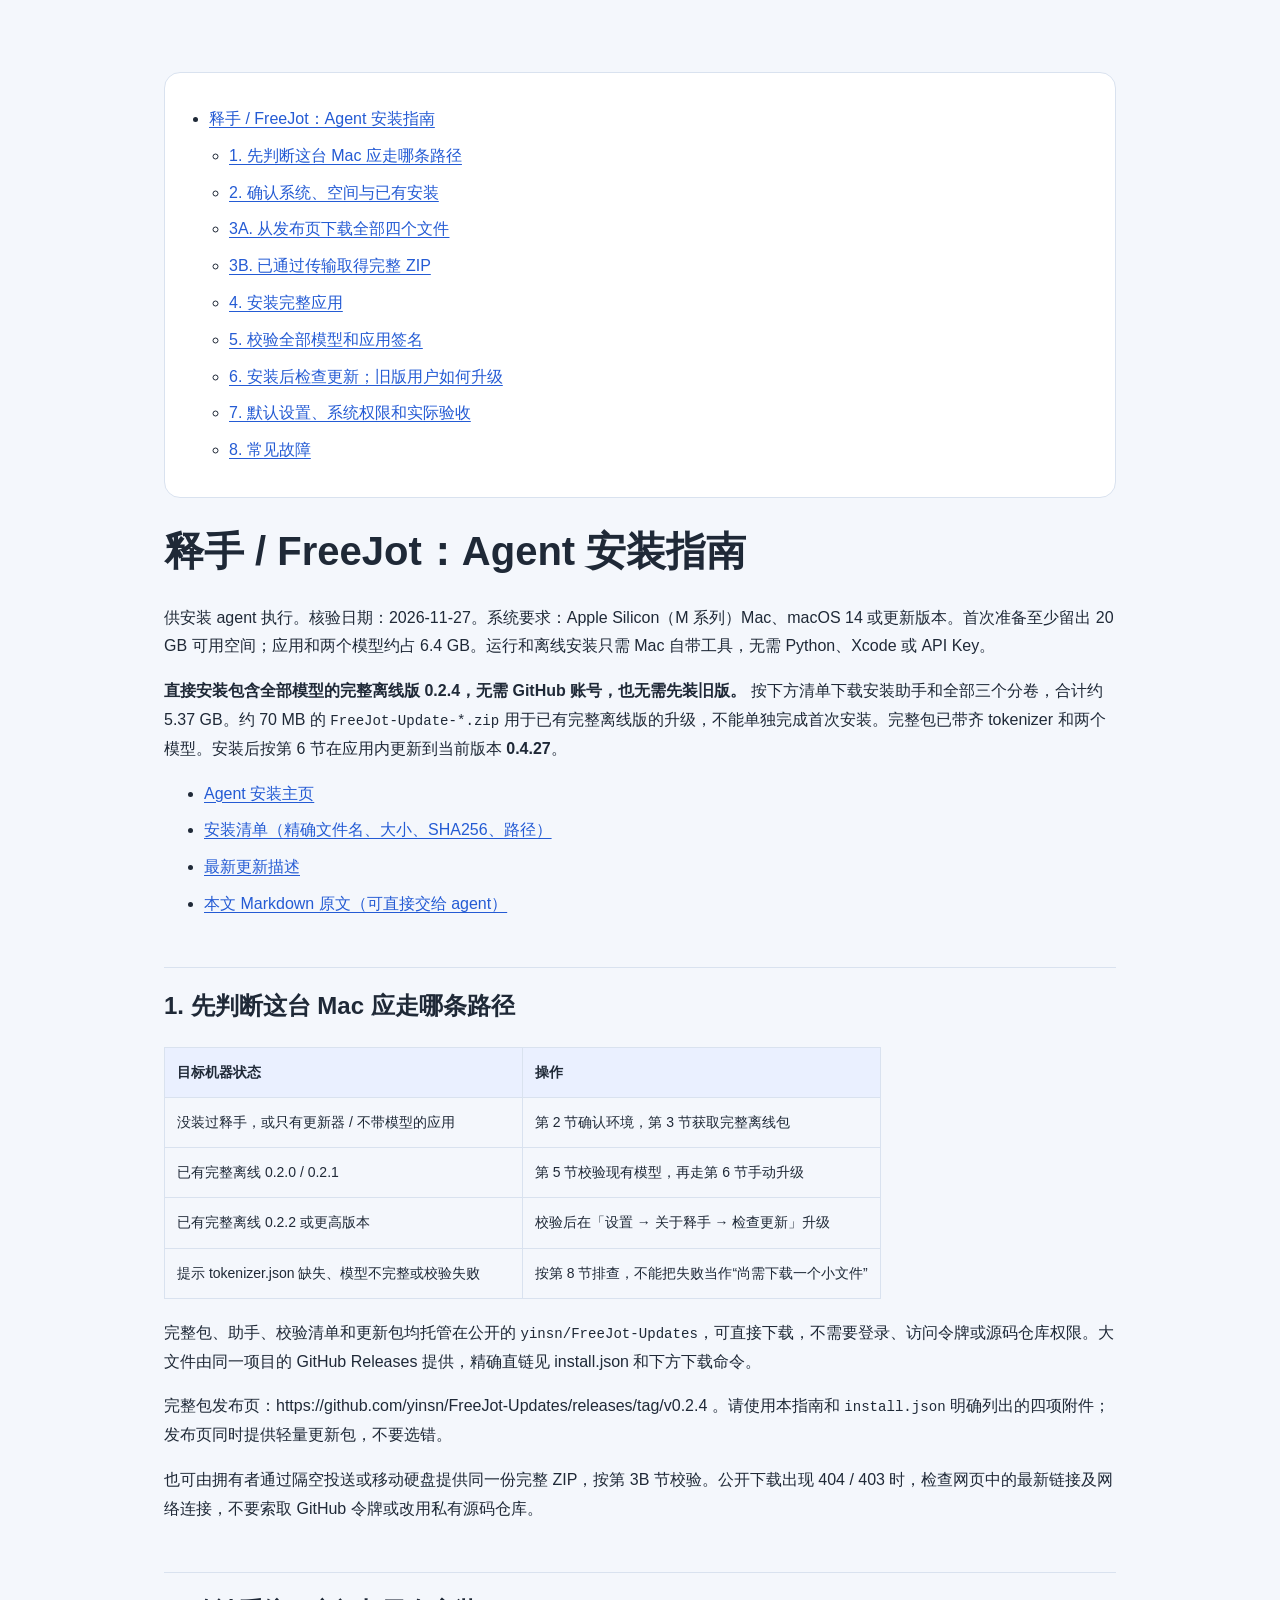
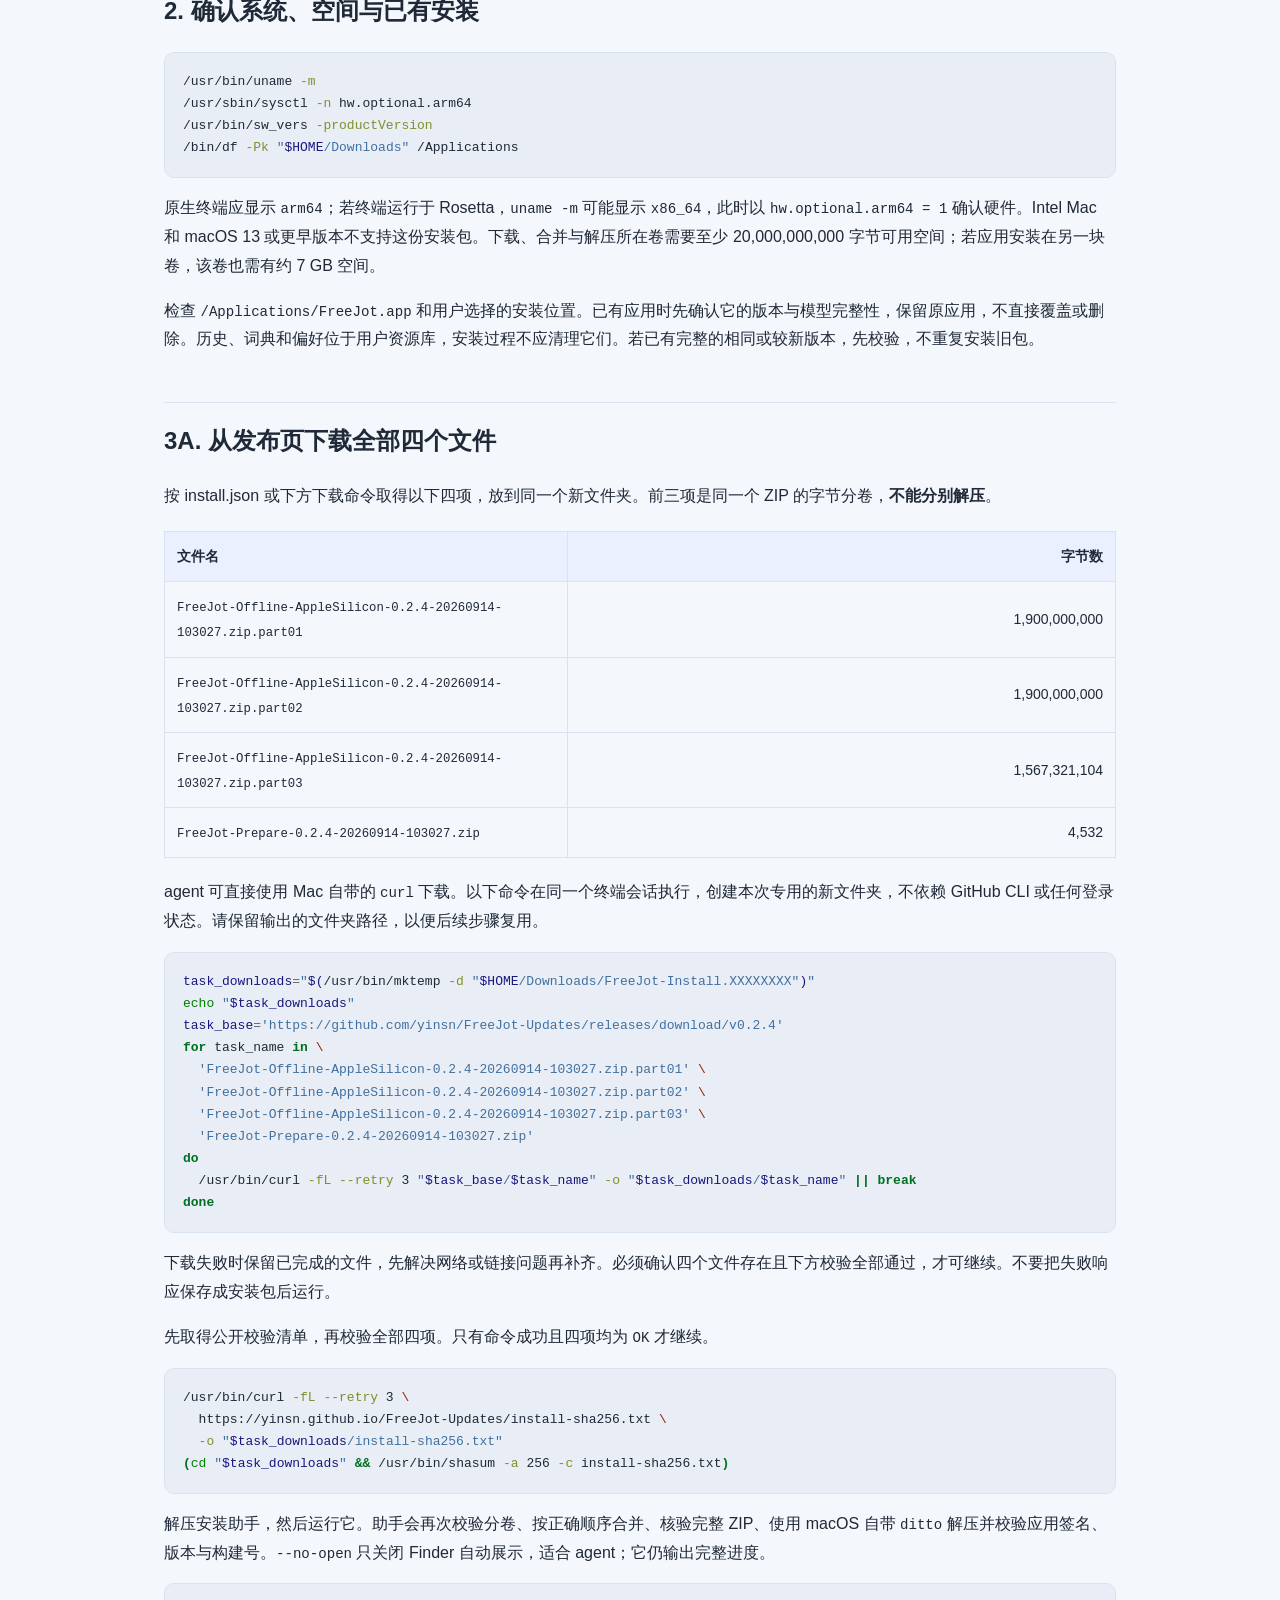
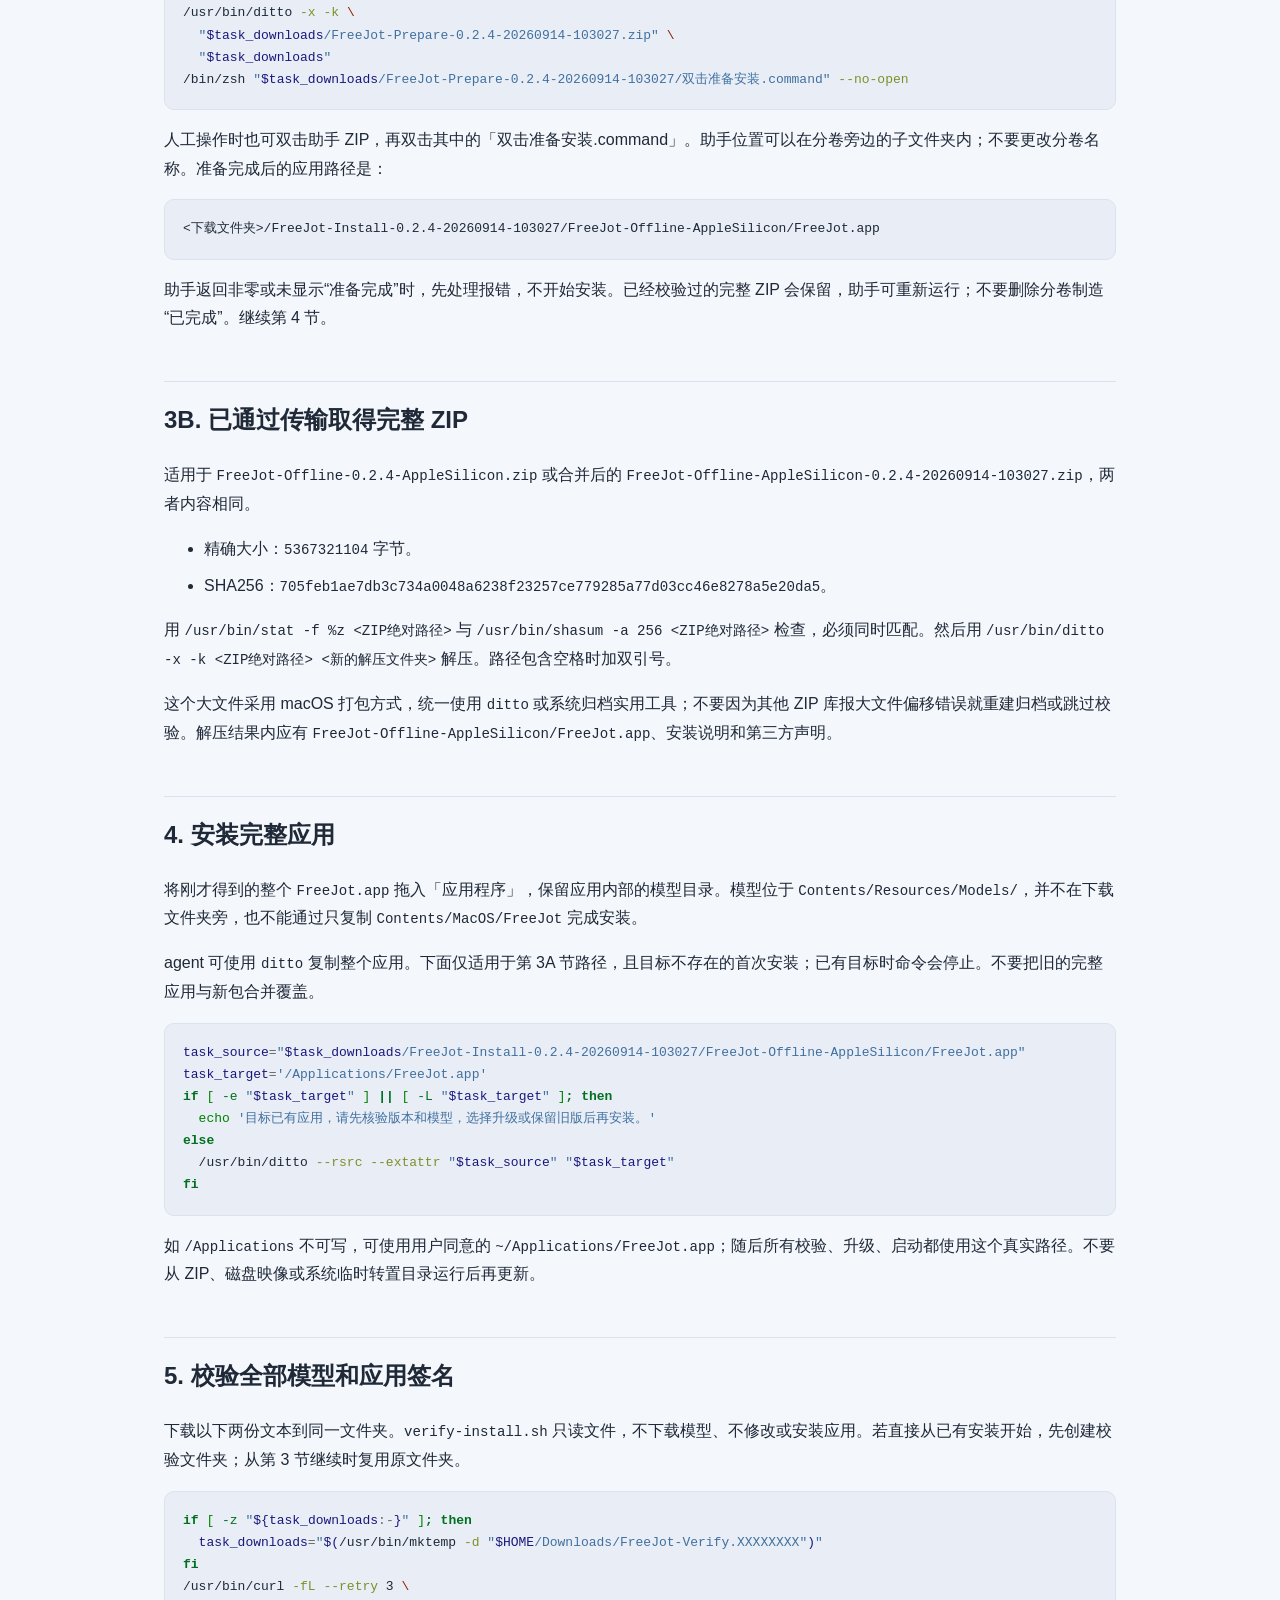
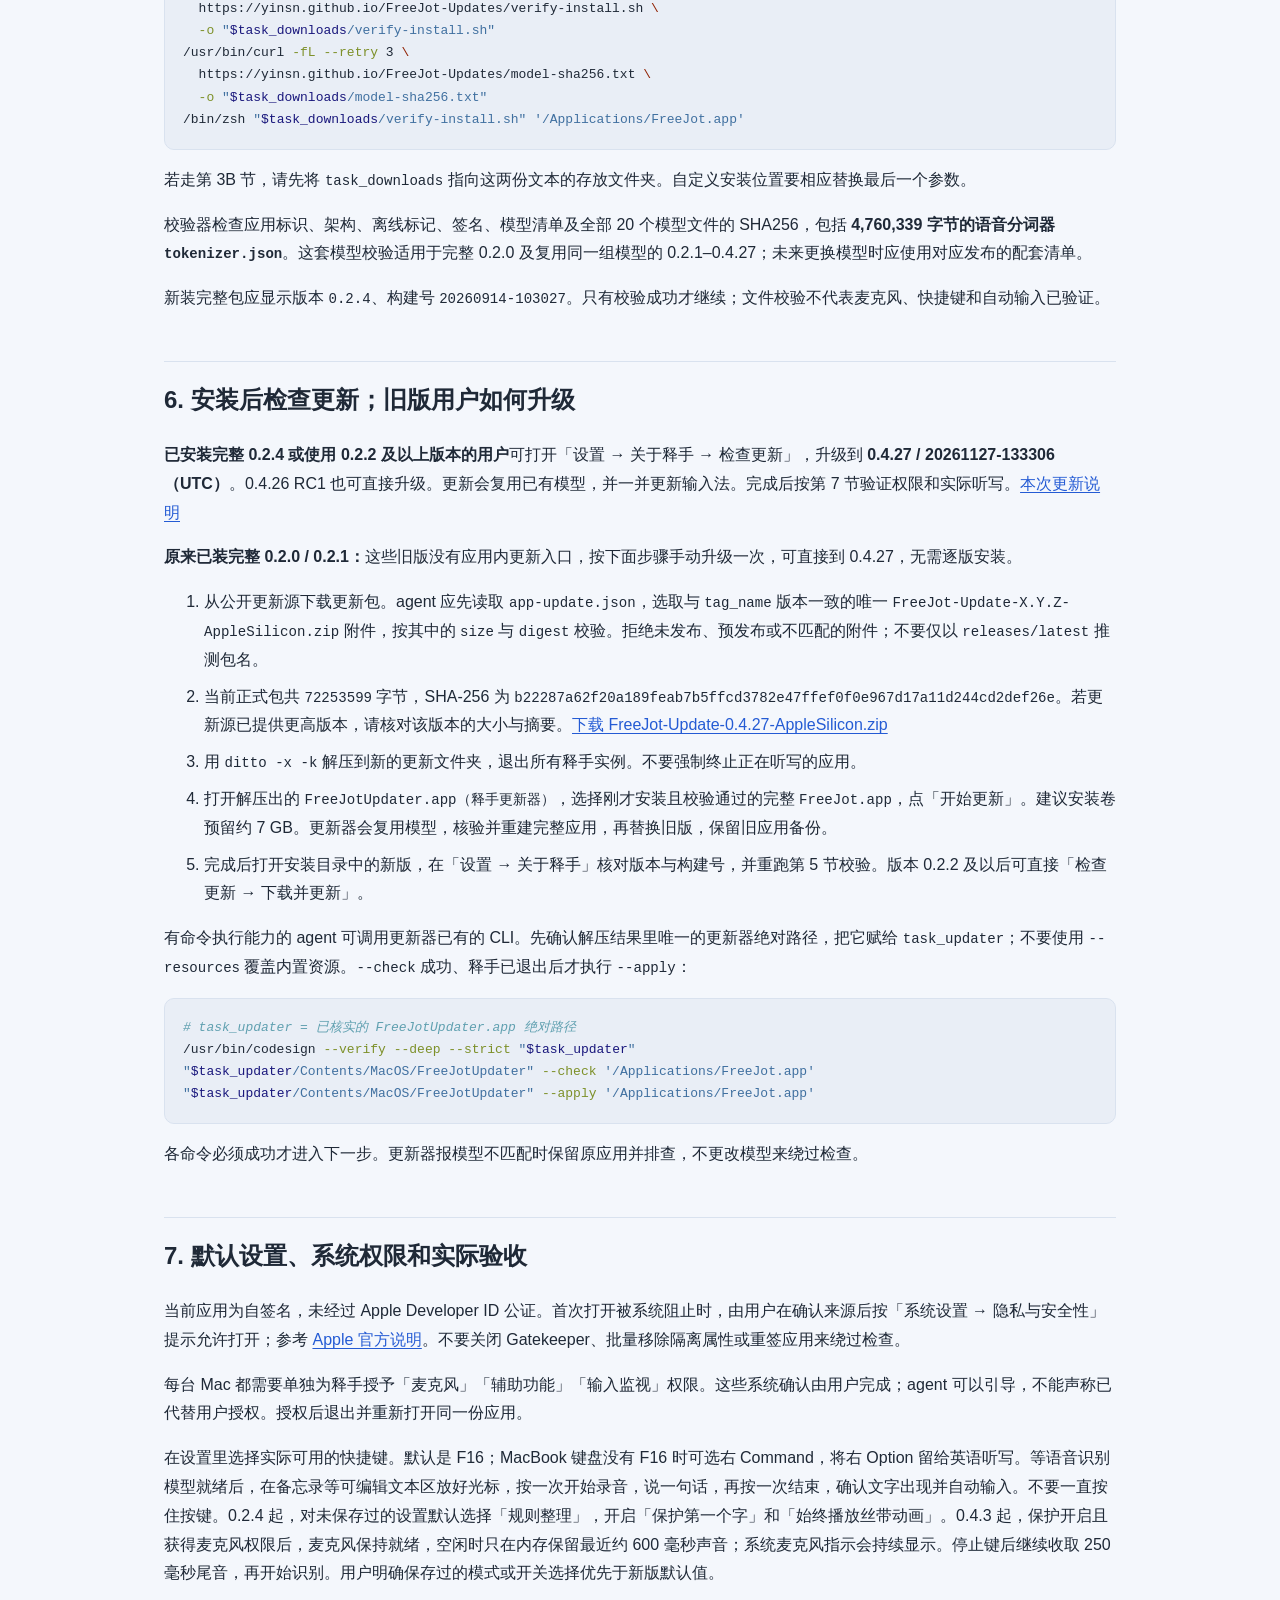
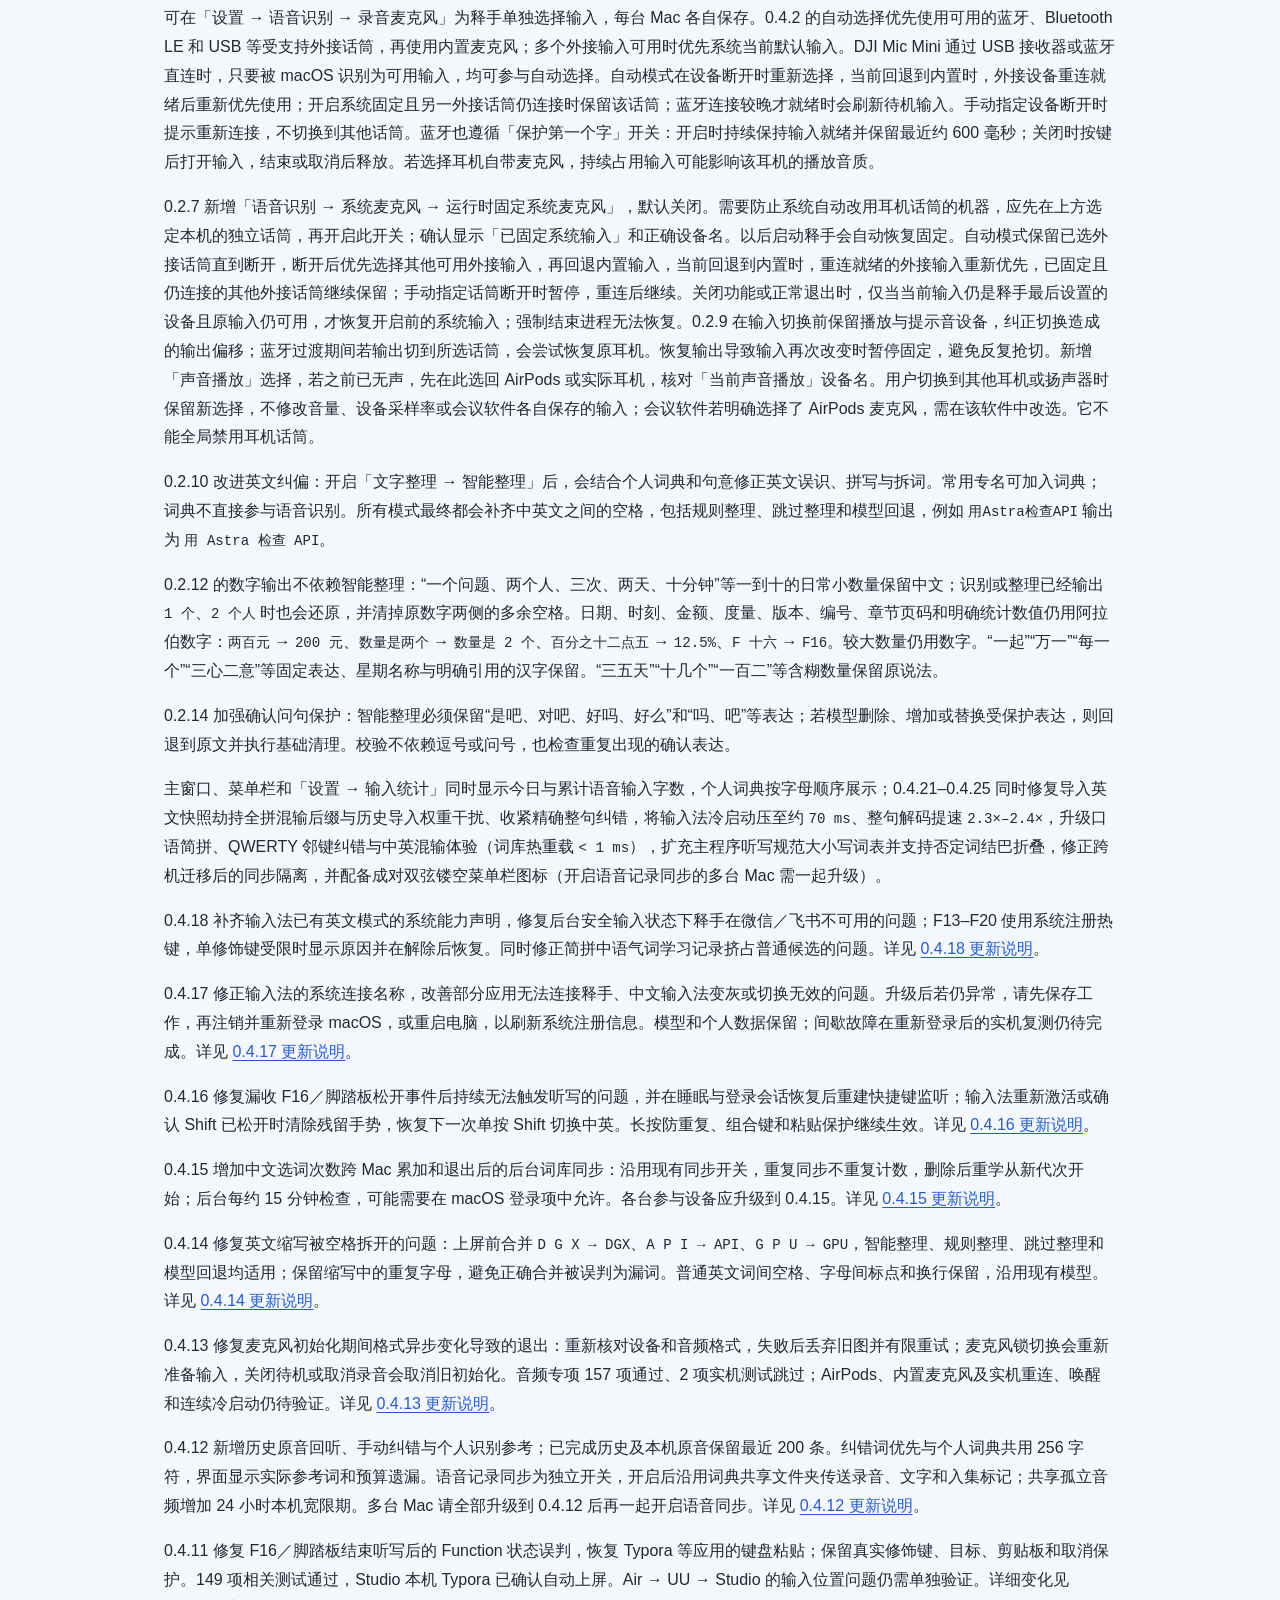
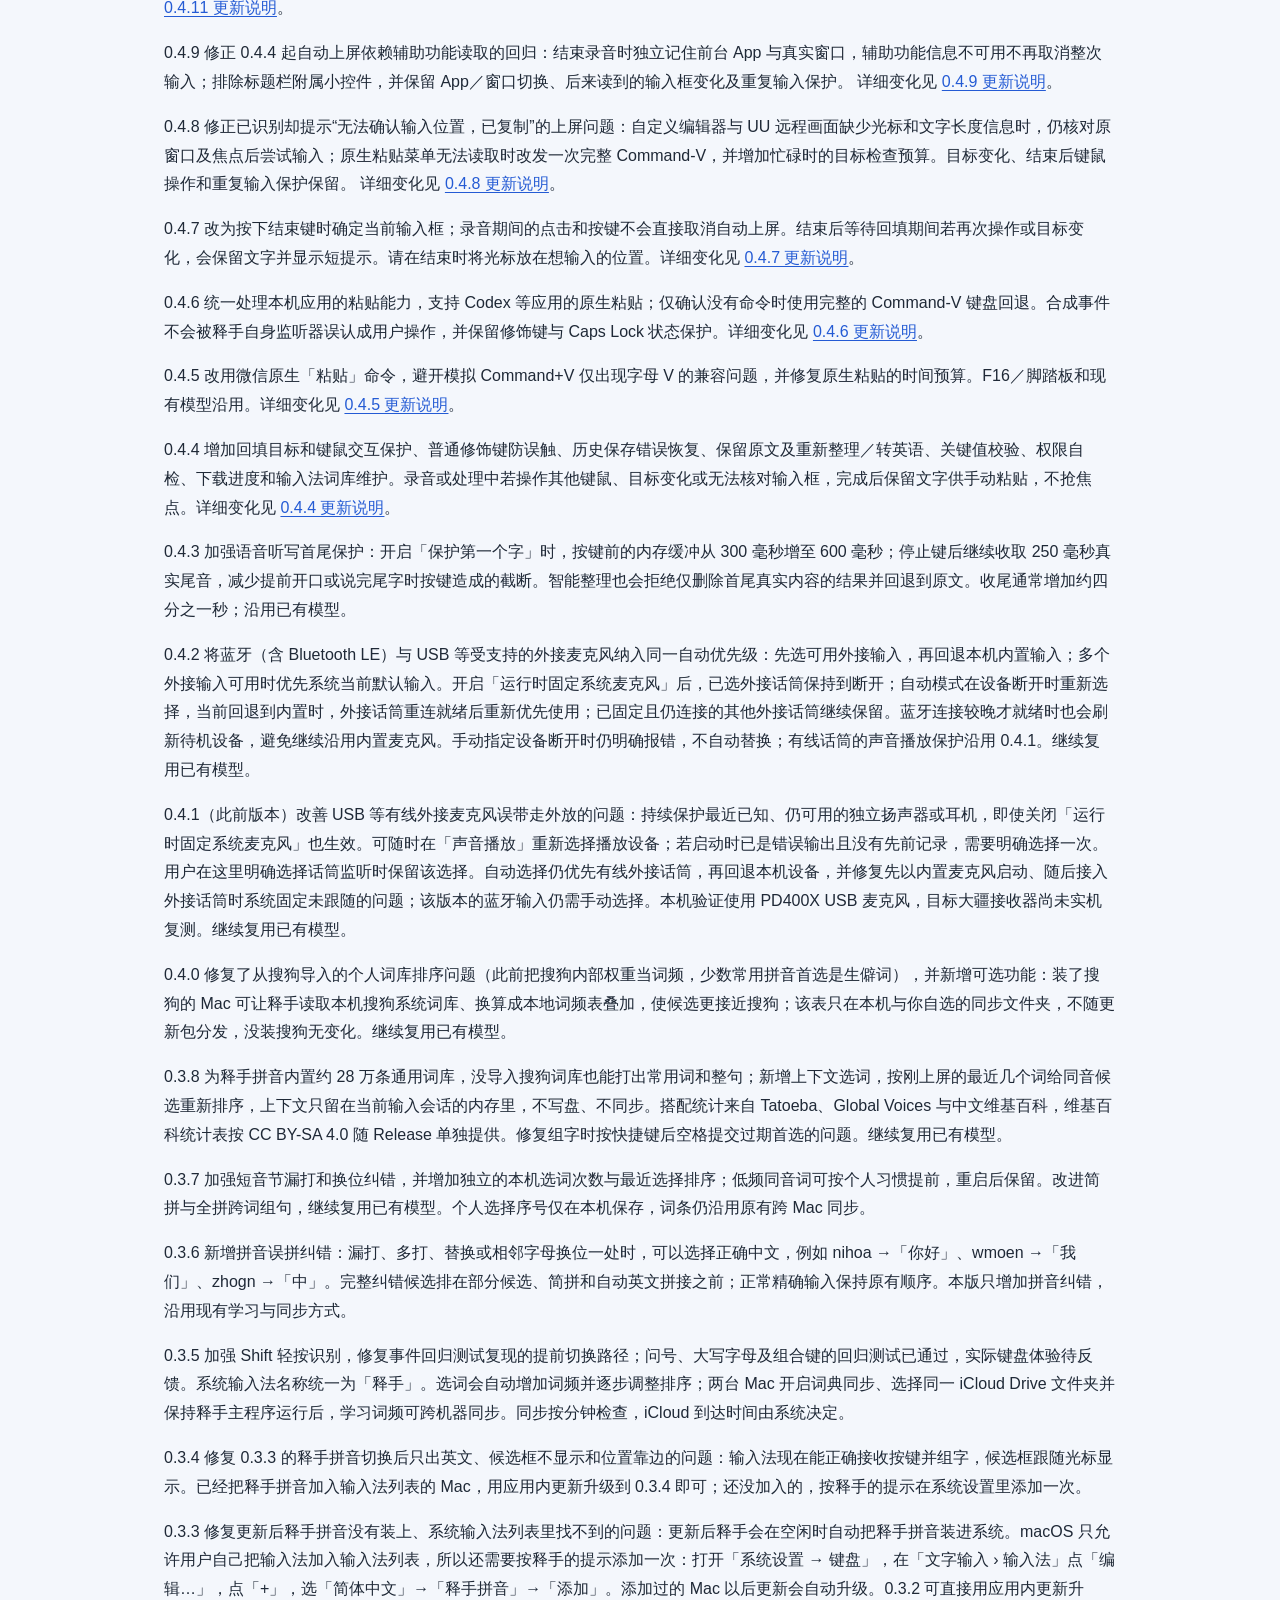
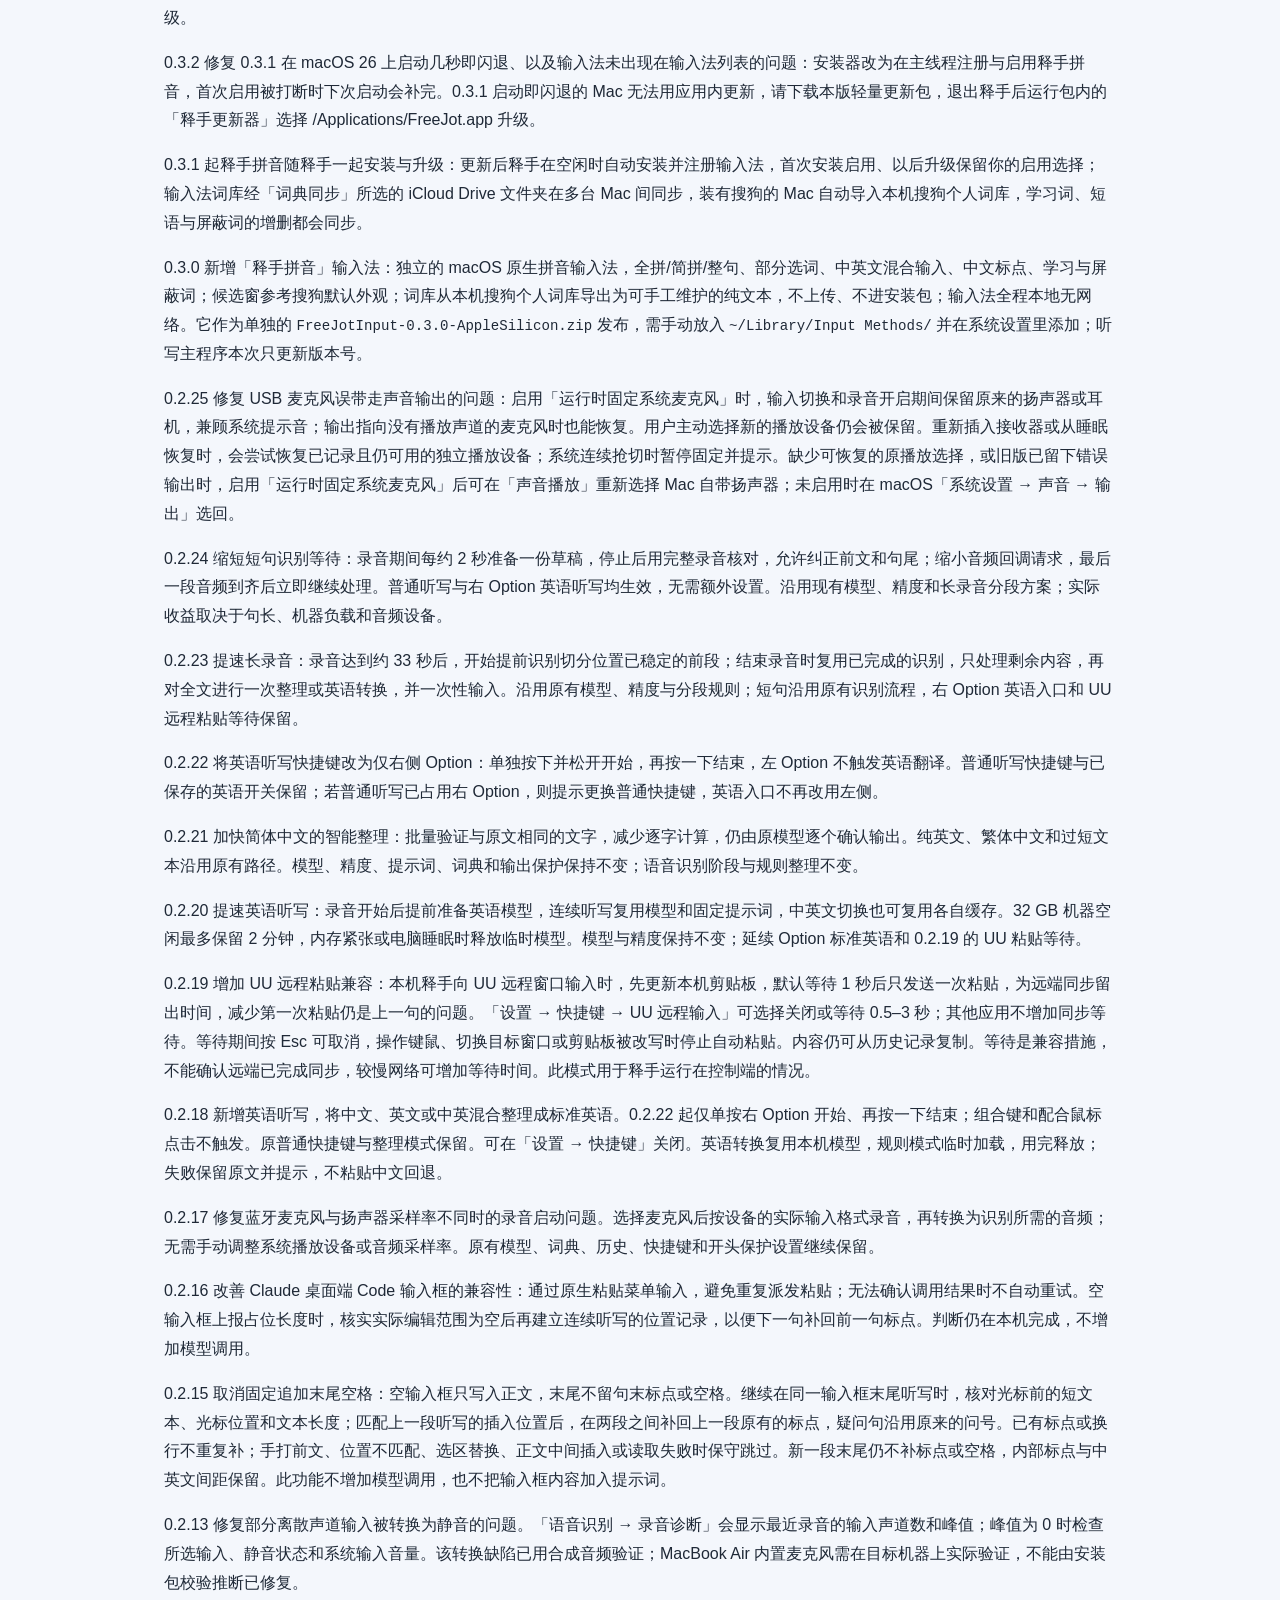
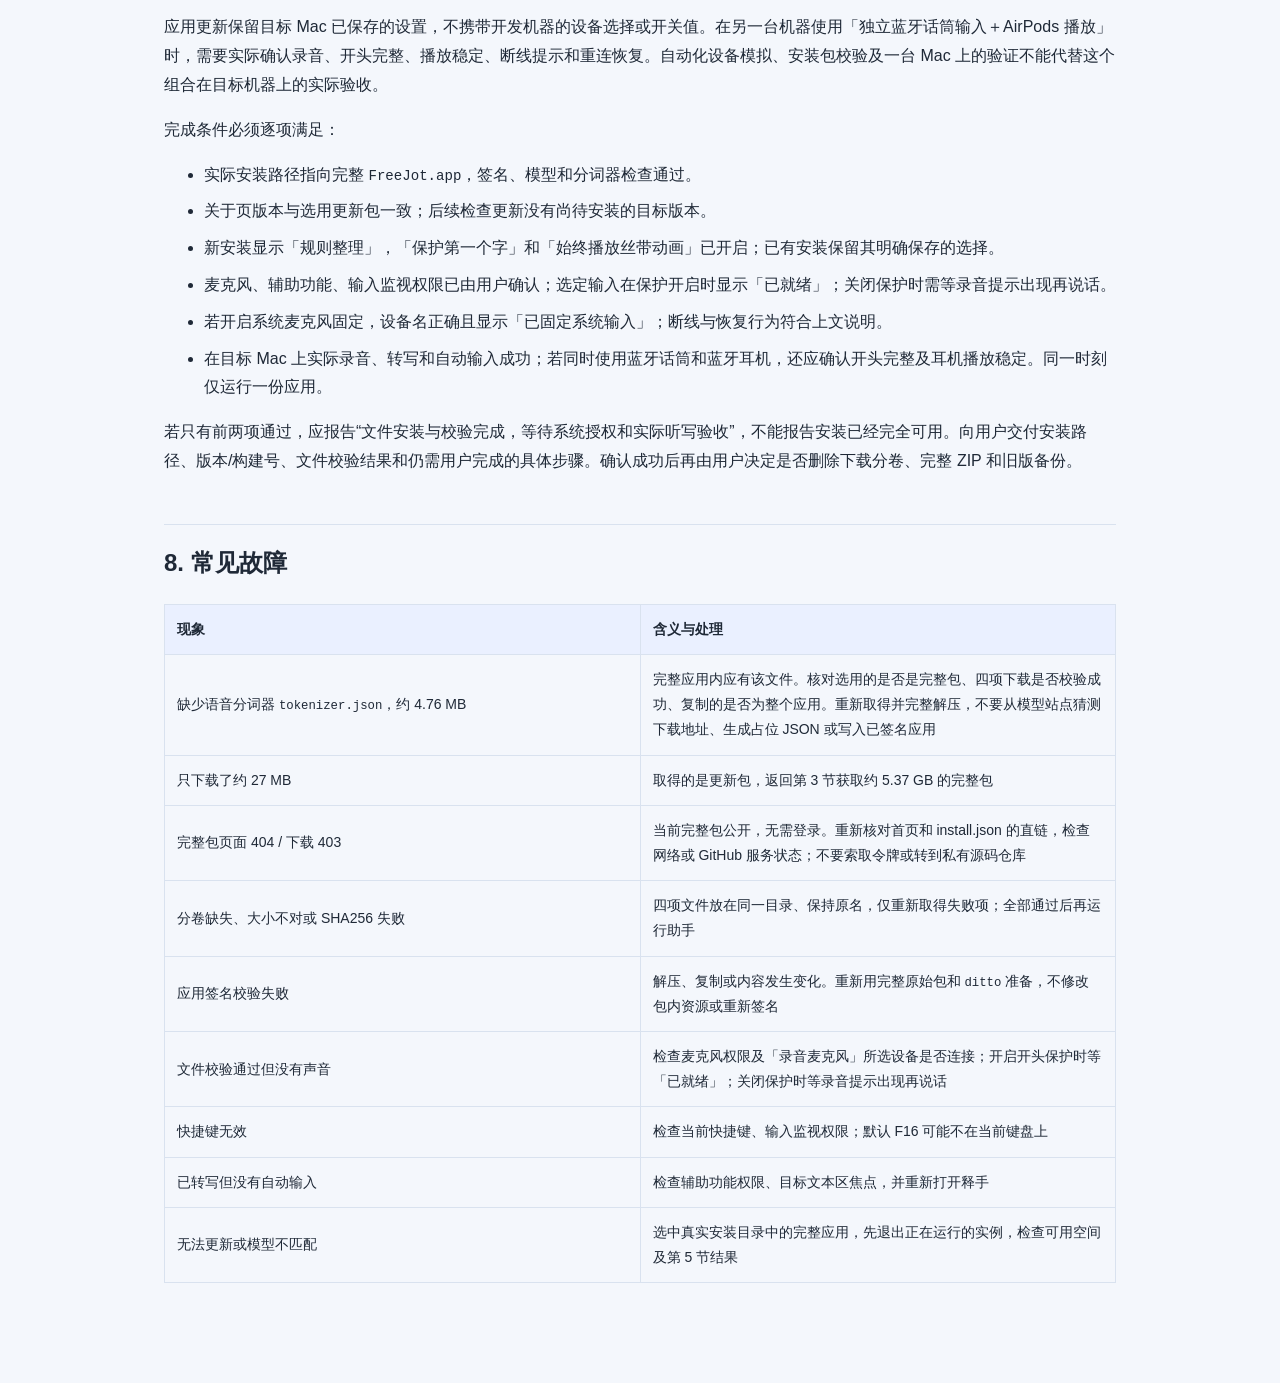
<file: index.html>
<!DOCTYPE html>
<html xmlns="http://www.w3.org/1999/xhtml" lang="zh-CN" xml:lang="zh-CN">
<head>
  <meta charset="utf-8" />
  <meta name="generator" content="pandoc 3.10" />
  <meta name="viewport" content="width=device-width, initial-scale=1.0, user-scalable=yes" />
  <title>释手 · Agent 安装指南</title>
  <style>
    /* Default styles provided by pandoc.
    ** See https://pandoc.org/MANUAL.html#variables-for-html for config info.
    */
    span.smallcaps{font-variant: small-caps;}
    div.columns{display: flex; gap: 1.5em;}
    div.column{flex: auto;}
    @media screen {
    div.columns{gap: min(4vw, 1.5em);}
    div.column{overflow-x: auto;}
    }
    div.hanging-indent{margin-left: 1.5em; text-indent: -1.5em;}
    /* The extra [class] is a hack that increases specificity enough to
       override a similar rule in reveal.js */
    ul.task-list[class]{list-style: none;}
    ul.task-list li input[type="checkbox"] {
      font-size: inherit;
      width: 0.8em;
      margin: 0 0.8em 0.2em -1.6em;
      vertical-align: middle;
    }
    .display.math{display: block; text-align: center; margin: 0.5rem auto;}
    /* CSS for syntax highlighting */
    html { -webkit-text-size-adjust: 100%; }
    pre > code.sourceCode { white-space: pre; position: relative; }
    pre > code.sourceCode > span { display: inline-block; line-height: 1.25; }
    pre > code.sourceCode > span:empty { height: 1.2em; }
    .sourceCode { overflow: visible; }
    code.sourceCode > span { color: inherit; text-decoration: inherit; }
    div.sourceCode { margin: 1em 0; }
    pre.sourceCode { margin: 0; }
    @media screen {
    div.sourceCode { overflow: auto; }
    }
    @media print {
    pre > code.sourceCode { white-space: pre-wrap; }
    pre > code.sourceCode > span { text-indent: -5em; padding-left: 5em; }
    }
    pre.numberSource code
      { counter-reset: source-line 0; }
    pre.numberSource code > span
      { position: relative; left: -4em; counter-increment: source-line; }
    pre.numberSource code > span > a:first-child::before
      { content: counter(source-line);
        position: relative; left: -1em; text-align: right; vertical-align: baseline;
        border: none; display: inline-block;
        -webkit-touch-callout: none; -webkit-user-select: none;
        -khtml-user-select: none; -moz-user-select: none;
        -ms-user-select: none; user-select: none;
        padding: 0 4px; width: 4em;
        color: #aaaaaa;
      }
    pre.numberSource { margin-left: 3em; border-left: 1px solid #aaaaaa;  padding-left: 4px; }
    div.sourceCode
      {   }
    @media screen {
    pre > code.sourceCode > span > a:first-child::before { text-decoration: underline; }
    }
    code span.al { color: #ff0000; font-weight: bold; } /* Alert */
    code span.an { color: #60a0b0; font-weight: bold; font-style: italic; } /* Annotation */
    code span.at { color: #7d9029; } /* Attribute */
    code span.bn { color: #40a070; } /* BaseN */
    code span.bu { color: #008000; } /* BuiltIn */
    code span.cf { color: #007020; font-weight: bold; } /* ControlFlow */
    code span.ch { color: #4070a0; } /* Char */
    code span.cn { color: #880000; } /* Constant */
    code span.co { color: #60a0b0; font-style: italic; } /* Comment */
    code span.cv { color: #60a0b0; font-weight: bold; font-style: italic; } /* CommentVar */
    code span.do { color: #ba2121; font-style: italic; } /* Documentation */
    code span.dt { color: #902000; } /* DataType */
    code span.dv { color: #40a070; } /* DecVal */
    code span.er { color: #ff0000; font-weight: bold; } /* Error */
    code span.ex { } /* Extension */
    code span.fl { color: #40a070; } /* Float */
    code span.fu { color: #06287e; } /* Function */
    code span.im { color: #008000; font-weight: bold; } /* Import */
    code span.in { color: #60a0b0; font-weight: bold; font-style: italic; } /* Information */
    code span.kw { color: #007020; font-weight: bold; } /* Keyword */
    code span.op { color: #666666; } /* Operator */
    code span.ot { color: #007020; } /* Other */
    code span.pp { color: #bc7a00; } /* Preprocessor */
    code span.sc { color: #4070a0; } /* SpecialChar */
    code span.ss { color: #bb6688; } /* SpecialString */
    code span.st { color: #4070a0; } /* String */
    code span.va { color: #19177c; } /* Variable */
    code span.vs { color: #4070a0; } /* VerbatimString */
    code span.wa { color: #60a0b0; font-weight: bold; font-style: italic; } /* Warning */
  </style>
  <link rel="stylesheet" href="install.css" />
</head>
<body>
<nav id="TOC" role="doc-toc">
<ul>
<li><a href="#释手-freejotagent-安装指南"
id="toc-释手-freejotagent-安装指南">释手 / FreeJot：Agent 安装指南</a>
<ul>
<li><a href="#先判断这台-mac-应走哪条路径"
id="toc-先判断这台-mac-应走哪条路径">1. 先判断这台 Mac
应走哪条路径</a></li>
<li><a href="#确认系统空间与已有安装" id="toc-确认系统空间与已有安装">2.
确认系统、空间与已有安装</a></li>
<li><a href="#a.-从发布页下载全部四个文件"
id="toc-a.-从发布页下载全部四个文件">3A.
从发布页下载全部四个文件</a></li>
<li><a href="#b.-已通过传输取得完整-zip"
id="toc-b.-已通过传输取得完整-zip">3B. 已通过传输取得完整 ZIP</a></li>
<li><a href="#安装完整应用" id="toc-安装完整应用">4.
安装完整应用</a></li>
<li><a href="#校验全部模型和应用签名" id="toc-校验全部模型和应用签名">5.
校验全部模型和应用签名</a></li>
<li><a href="#安装后检查更新旧版用户如何升级"
id="toc-安装后检查更新旧版用户如何升级">6.
安装后检查更新；旧版用户如何升级</a></li>
<li><a href="#默认设置系统权限和实际验收"
id="toc-默认设置系统权限和实际验收">7.
默认设置、系统权限和实际验收</a></li>
<li><a href="#常见故障" id="toc-常见故障">8. 常见故障</a></li>
</ul></li>
</ul>
</nav>
<h1 id="释手-freejotagent-安装指南">释手 / FreeJot：Agent 安装指南</h1>
<p>供安装 agent 执行。核验日期：2026-11-27。系统要求：Apple Silicon（M
系列）Mac、macOS 14 或更新版本。首次准备至少留出 20 GB
可用空间；应用和两个模型约占 6.4 GB。运行和离线安装只需 Mac
自带工具，无需 Python、Xcode 或 API Key。</p>
<p><strong>直接安装包含全部模型的完整离线版 0.2.4，无需 GitHub
账号，也无需先装旧版。</strong>
按下方清单下载安装助手和全部三个分卷，合计约 5.37 GB。约 70 MB 的
<code>FreeJot-Update-*.zip</code>
用于已有完整离线版的升级，不能单独完成首次安装。完整包已带齐 tokenizer
和两个模型。安装后按第 6 节在应用内更新到当前版本
<strong>0.4.27</strong>。</p>
<ul>
<li><a href="https://yinsn.github.io/FreeJot-Updates/">Agent
安装主页</a></li>
<li><a
href="https://yinsn.github.io/FreeJot-Updates/install.json">安装清单（精确文件名、大小、SHA256、路径）</a></li>
<li><a
href="https://yinsn.github.io/FreeJot-Updates/app-update.json">最新更新描述</a></li>
<li><a href="https://yinsn.github.io/FreeJot-Updates/INSTALL.md">本文
Markdown 原文（可直接交给 agent）</a></li>
</ul>
<h2 id="先判断这台-mac-应走哪条路径">1. 先判断这台 Mac 应走哪条路径</h2>
<table>
<colgroup>
<col style="width: 50%" />
<col style="width: 50%" />
</colgroup>
<thead>
<tr>
<th>目标机器状态</th>
<th>操作</th>
</tr>
</thead>
<tbody>
<tr>
<td>没装过释手，或只有更新器 / 不带模型的应用</td>
<td>第 2 节确认环境，第 3 节获取完整离线包</td>
</tr>
<tr>
<td>已有完整离线 0.2.0 / 0.2.1</td>
<td>第 5 节校验现有模型，再走第 6 节手动升级</td>
</tr>
<tr>
<td>已有完整离线 0.2.2 或更高版本</td>
<td>校验后在「设置 → 关于释手 → 检查更新」升级</td>
</tr>
<tr>
<td>提示 tokenizer.json 缺失、模型不完整或校验失败</td>
<td>按第 8 节排查，不能把失败当作“尚需下载一个小文件”</td>
</tr>
</tbody>
</table>
<p>完整包、助手、校验清单和更新包均托管在公开的
<code>yinsn/FreeJot-Updates</code>，可直接下载，不需要登录、访问令牌或源码仓库权限。大文件由同一项目的
GitHub Releases 提供，精确直链见 install.json 和下方下载命令。</p>
<p>完整包发布页：https://github.com/yinsn/FreeJot-Updates/releases/tag/v0.2.4
。请使用本指南和 <code>install.json</code>
明确列出的四项附件；发布页同时提供轻量更新包，不要选错。</p>
<p>也可由拥有者通过隔空投送或移动硬盘提供同一份完整 ZIP，按第 3B
节校验。公开下载出现 404 / 403
时，检查网页中的最新链接及网络连接，不要索取 GitHub
令牌或改用私有源码仓库。</p>
<h2 id="确认系统空间与已有安装">2. 确认系统、空间与已有安装</h2>
<div class="sourceCode" id="cb1"><pre class="sourceCode sh"><code class="sourceCode bash"><span id="cb1-1"><a href="#cb1-1" aria-hidden="true" tabindex="-1"></a><span class="ex">/usr/bin/uname</span> <span class="at">-m</span></span>
<span id="cb1-2"><a href="#cb1-2" aria-hidden="true" tabindex="-1"></a><span class="ex">/usr/sbin/sysctl</span> <span class="at">-n</span> hw.optional.arm64</span>
<span id="cb1-3"><a href="#cb1-3" aria-hidden="true" tabindex="-1"></a><span class="ex">/usr/bin/sw_vers</span> <span class="at">-productVersion</span></span>
<span id="cb1-4"><a href="#cb1-4" aria-hidden="true" tabindex="-1"></a><span class="ex">/bin/df</span> <span class="at">-Pk</span> <span class="st">&quot;</span><span class="va">$HOME</span><span class="st">/Downloads&quot;</span> /Applications</span></code></pre></div>
<p>原生终端应显示 <code>arm64</code>；若终端运行于
Rosetta，<code>uname -m</code> 可能显示 <code>x86_64</code>，此时以
<code>hw.optional.arm64 = 1</code> 确认硬件。Intel Mac 和 macOS 13
或更早版本不支持这份安装包。下载、合并与解压所在卷需要至少
20,000,000,000 字节可用空间；若应用安装在另一块卷，该卷也需有约 7 GB
空间。</p>
<p>检查 <code>/Applications/FreeJot.app</code>
和用户选择的安装位置。已有应用时先确认它的版本与模型完整性，保留原应用，不直接覆盖或删除。历史、词典和偏好位于用户资源库，安装过程不应清理它们。若已有完整的相同或较新版本，先校验，不重复安装旧包。</p>
<h2 id="a.-从发布页下载全部四个文件">3A. 从发布页下载全部四个文件</h2>
<p>按 install.json
或下方下载命令取得以下四项，放到同一个新文件夹。前三项是同一个 ZIP
的字节分卷，<strong>不能分别解压</strong>。</p>
<table>
<colgroup>
<col style="width: 42%" />
<col style="width: 57%" />
</colgroup>
<thead>
<tr>
<th>文件名</th>
<th style="text-align: right;">字节数</th>
</tr>
</thead>
<tbody>
<tr>
<td><code>FreeJot-Offline-AppleSilicon-0.2.4-20260914-103027.zip.part01</code></td>
<td style="text-align: right;">1,900,000,000</td>
</tr>
<tr>
<td><code>FreeJot-Offline-AppleSilicon-0.2.4-20260914-103027.zip.part02</code></td>
<td style="text-align: right;">1,900,000,000</td>
</tr>
<tr>
<td><code>FreeJot-Offline-AppleSilicon-0.2.4-20260914-103027.zip.part03</code></td>
<td style="text-align: right;">1,567,321,104</td>
</tr>
<tr>
<td><code>FreeJot-Prepare-0.2.4-20260914-103027.zip</code></td>
<td style="text-align: right;">4,532</td>
</tr>
</tbody>
</table>
<p>agent 可直接使用 Mac 自带的 <code>curl</code>
下载。以下命令在同一个终端会话执行，创建本次专用的新文件夹，不依赖
GitHub CLI
或任何登录状态。请保留输出的文件夹路径，以便后续步骤复用。</p>
<div class="sourceCode" id="cb2"><pre class="sourceCode sh"><code class="sourceCode bash"><span id="cb2-1"><a href="#cb2-1" aria-hidden="true" tabindex="-1"></a><span class="va">task_downloads</span><span class="op">=</span><span class="st">&quot;</span><span class="va">$(</span><span class="ex">/usr/bin/mktemp</span> <span class="at">-d</span> <span class="st">&quot;</span><span class="va">$HOME</span><span class="st">/Downloads/FreeJot-Install.XXXXXXXX&quot;</span><span class="va">)</span><span class="st">&quot;</span></span>
<span id="cb2-2"><a href="#cb2-2" aria-hidden="true" tabindex="-1"></a><span class="bu">echo</span> <span class="st">&quot;</span><span class="va">$task_downloads</span><span class="st">&quot;</span></span>
<span id="cb2-3"><a href="#cb2-3" aria-hidden="true" tabindex="-1"></a><span class="va">task_base</span><span class="op">=</span><span class="st">&#39;https://github.com/yinsn/FreeJot-Updates/releases/download/v0.2.4&#39;</span></span>
<span id="cb2-4"><a href="#cb2-4" aria-hidden="true" tabindex="-1"></a><span class="cf">for</span> task_name <span class="kw">in</span> <span class="dt">\</span></span>
<span id="cb2-5"><a href="#cb2-5" aria-hidden="true" tabindex="-1"></a>  <span class="st">&#39;FreeJot-Offline-AppleSilicon-0.2.4-20260914-103027.zip.part01&#39;</span> <span class="dt">\</span></span>
<span id="cb2-6"><a href="#cb2-6" aria-hidden="true" tabindex="-1"></a>  <span class="st">&#39;FreeJot-Offline-AppleSilicon-0.2.4-20260914-103027.zip.part02&#39;</span> <span class="dt">\</span></span>
<span id="cb2-7"><a href="#cb2-7" aria-hidden="true" tabindex="-1"></a>  <span class="st">&#39;FreeJot-Offline-AppleSilicon-0.2.4-20260914-103027.zip.part03&#39;</span> <span class="dt">\</span></span>
<span id="cb2-8"><a href="#cb2-8" aria-hidden="true" tabindex="-1"></a>  <span class="st">&#39;FreeJot-Prepare-0.2.4-20260914-103027.zip&#39;</span></span>
<span id="cb2-9"><a href="#cb2-9" aria-hidden="true" tabindex="-1"></a><span class="cf">do</span></span>
<span id="cb2-10"><a href="#cb2-10" aria-hidden="true" tabindex="-1"></a>  <span class="ex">/usr/bin/curl</span> <span class="at">-fL</span> <span class="at">--retry</span> 3 <span class="st">&quot;</span><span class="va">$task_base</span><span class="st">/</span><span class="va">$task_name</span><span class="st">&quot;</span> <span class="at">-o</span> <span class="st">&quot;</span><span class="va">$task_downloads</span><span class="st">/</span><span class="va">$task_name</span><span class="st">&quot;</span> <span class="kw">||</span> <span class="cf">break</span></span>
<span id="cb2-11"><a href="#cb2-11" aria-hidden="true" tabindex="-1"></a><span class="cf">done</span></span></code></pre></div>
<p>下载失败时保留已完成的文件，先解决网络或链接问题再补齐。必须确认四个文件存在且下方校验全部通过，才可继续。不要把失败响应保存成安装包后运行。</p>
<p>先取得公开校验清单，再校验全部四项。只有命令成功且四项均为
<code>OK</code> 才继续。</p>
<div class="sourceCode" id="cb3"><pre class="sourceCode sh"><code class="sourceCode bash"><span id="cb3-1"><a href="#cb3-1" aria-hidden="true" tabindex="-1"></a><span class="ex">/usr/bin/curl</span> <span class="at">-fL</span> <span class="at">--retry</span> 3 <span class="dt">\</span></span>
<span id="cb3-2"><a href="#cb3-2" aria-hidden="true" tabindex="-1"></a>  https://yinsn.github.io/FreeJot-Updates/install-sha256.txt <span class="dt">\</span></span>
<span id="cb3-3"><a href="#cb3-3" aria-hidden="true" tabindex="-1"></a>  <span class="at">-o</span> <span class="st">&quot;</span><span class="va">$task_downloads</span><span class="st">/install-sha256.txt&quot;</span></span>
<span id="cb3-4"><a href="#cb3-4" aria-hidden="true" tabindex="-1"></a><span class="kw">(</span><span class="bu">cd</span> <span class="st">&quot;</span><span class="va">$task_downloads</span><span class="st">&quot;</span> <span class="kw">&amp;&amp;</span> <span class="ex">/usr/bin/shasum</span> <span class="at">-a</span> 256 <span class="at">-c</span> install-sha256.txt<span class="kw">)</span></span></code></pre></div>
<p>解压安装助手，然后运行它。助手会再次校验分卷、按正确顺序合并、核验完整
ZIP、使用 macOS 自带 <code>ditto</code>
解压并校验应用签名、版本与构建号。<code>--no-open</code> 只关闭 Finder
自动展示，适合 agent；它仍输出完整进度。</p>
<div class="sourceCode" id="cb4"><pre class="sourceCode sh"><code class="sourceCode bash"><span id="cb4-1"><a href="#cb4-1" aria-hidden="true" tabindex="-1"></a><span class="ex">/usr/bin/ditto</span> <span class="at">-x</span> <span class="at">-k</span> <span class="dt">\</span></span>
<span id="cb4-2"><a href="#cb4-2" aria-hidden="true" tabindex="-1"></a>  <span class="st">&quot;</span><span class="va">$task_downloads</span><span class="st">/FreeJot-Prepare-0.2.4-20260914-103027.zip&quot;</span> <span class="dt">\</span></span>
<span id="cb4-3"><a href="#cb4-3" aria-hidden="true" tabindex="-1"></a>  <span class="st">&quot;</span><span class="va">$task_downloads</span><span class="st">&quot;</span></span>
<span id="cb4-4"><a href="#cb4-4" aria-hidden="true" tabindex="-1"></a><span class="ex">/bin/zsh</span> <span class="st">&quot;</span><span class="va">$task_downloads</span><span class="st">/FreeJot-Prepare-0.2.4-20260914-103027/双击准备安装.command&quot;</span> <span class="at">--no-open</span></span></code></pre></div>
<p>人工操作时也可双击助手
ZIP，再双击其中的「双击准备安装.command」。助手位置可以在分卷旁边的子文件夹内；不要更改分卷名称。准备完成后的应用路径是：</p>
<pre class="text"><code>&lt;下载文件夹&gt;/FreeJot-Install-0.2.4-20260914-103027/FreeJot-Offline-AppleSilicon/FreeJot.app</code></pre>
<p>助手返回非零或未显示“准备完成”时，先处理报错，不开始安装。已经校验过的完整
ZIP 会保留，助手可重新运行；不要删除分卷制造“已完成”。继续第 4 节。</p>
<h2 id="b.-已通过传输取得完整-zip">3B. 已通过传输取得完整 ZIP</h2>
<p>适用于 <code>FreeJot-Offline-0.2.4-AppleSilicon.zip</code> 或合并后的
<code>FreeJot-Offline-AppleSilicon-0.2.4-20260914-103027.zip</code>，两者内容相同。</p>
<ul>
<li>精确大小：<code>5367321104</code> 字节。</li>
<li>SHA256：<code>705feb1ae7db3c734a0048a6238f23257ce779285a77d03cc46e8278a5e20da5</code>。</li>
</ul>
<p>用 <code>/usr/bin/stat -f %z &lt;ZIP绝对路径&gt;</code> 与
<code>/usr/bin/shasum -a 256 &lt;ZIP绝对路径&gt;</code>
检查，必须同时匹配。然后用
<code>/usr/bin/ditto -x -k &lt;ZIP绝对路径&gt; &lt;新的解压文件夹&gt;</code>
解压。路径包含空格时加双引号。</p>
<p>这个大文件采用 macOS 打包方式，统一使用 <code>ditto</code>
或系统归档实用工具；不要因为其他 ZIP
库报大文件偏移错误就重建归档或跳过校验。解压结果内应有
<code>FreeJot-Offline-AppleSilicon/FreeJot.app</code>、安装说明和第三方声明。</p>
<h2 id="安装完整应用">4. 安装完整应用</h2>
<p>将刚才得到的整个 <code>FreeJot.app</code>
拖入「应用程序」，保留应用内部的模型目录。模型位于
<code>Contents/Resources/Models/</code>，并不在下载文件夹旁，也不能通过只复制
<code>Contents/MacOS/FreeJot</code> 完成安装。</p>
<p>agent 可使用 <code>ditto</code> 复制整个应用。下面仅适用于第 3A
节路径，且目标不存在的首次安装；已有目标时命令会停止。不要把旧的完整应用与新包合并覆盖。</p>
<div class="sourceCode" id="cb6"><pre class="sourceCode sh"><code class="sourceCode bash"><span id="cb6-1"><a href="#cb6-1" aria-hidden="true" tabindex="-1"></a><span class="va">task_source</span><span class="op">=</span><span class="st">&quot;</span><span class="va">$task_downloads</span><span class="st">/FreeJot-Install-0.2.4-20260914-103027/FreeJot-Offline-AppleSilicon/FreeJot.app&quot;</span></span>
<span id="cb6-2"><a href="#cb6-2" aria-hidden="true" tabindex="-1"></a><span class="va">task_target</span><span class="op">=</span><span class="st">&#39;/Applications/FreeJot.app&#39;</span></span>
<span id="cb6-3"><a href="#cb6-3" aria-hidden="true" tabindex="-1"></a><span class="cf">if</span> <span class="bu">[</span> <span class="ot">-e</span> <span class="st">&quot;</span><span class="va">$task_target</span><span class="st">&quot;</span> <span class="bu">]</span> <span class="kw">||</span> <span class="bu">[</span> <span class="ot">-L</span> <span class="st">&quot;</span><span class="va">$task_target</span><span class="st">&quot;</span> <span class="bu">]</span><span class="kw">;</span> <span class="cf">then</span></span>
<span id="cb6-4"><a href="#cb6-4" aria-hidden="true" tabindex="-1"></a>  <span class="bu">echo</span> <span class="st">&#39;目标已有应用，请先核验版本和模型，选择升级或保留旧版后再安装。&#39;</span></span>
<span id="cb6-5"><a href="#cb6-5" aria-hidden="true" tabindex="-1"></a><span class="cf">else</span></span>
<span id="cb6-6"><a href="#cb6-6" aria-hidden="true" tabindex="-1"></a>  <span class="ex">/usr/bin/ditto</span> <span class="at">--rsrc</span> <span class="at">--extattr</span> <span class="st">&quot;</span><span class="va">$task_source</span><span class="st">&quot;</span> <span class="st">&quot;</span><span class="va">$task_target</span><span class="st">&quot;</span></span>
<span id="cb6-7"><a href="#cb6-7" aria-hidden="true" tabindex="-1"></a><span class="cf">fi</span></span></code></pre></div>
<p>如 <code>/Applications</code> 不可写，可使用用户同意的
<code>~/Applications/FreeJot.app</code>；随后所有校验、升级、启动都使用这个真实路径。不要从
ZIP、磁盘映像或系统临时转置目录运行后再更新。</p>
<h2 id="校验全部模型和应用签名">5. 校验全部模型和应用签名</h2>
<p>下载以下两份文本到同一文件夹。<code>verify-install.sh</code>
只读文件，不下载模型、不修改或安装应用。若直接从已有安装开始，先创建校验文件夹；从第
3 节继续时复用原文件夹。</p>
<div class="sourceCode" id="cb7"><pre class="sourceCode sh"><code class="sourceCode bash"><span id="cb7-1"><a href="#cb7-1" aria-hidden="true" tabindex="-1"></a><span class="cf">if</span> <span class="bu">[</span> <span class="ot">-z</span> <span class="st">&quot;</span><span class="va">${task_downloads</span><span class="op">:-</span><span class="va">}</span><span class="st">&quot;</span> <span class="bu">]</span><span class="kw">;</span> <span class="cf">then</span></span>
<span id="cb7-2"><a href="#cb7-2" aria-hidden="true" tabindex="-1"></a>  <span class="va">task_downloads</span><span class="op">=</span><span class="st">&quot;</span><span class="va">$(</span><span class="ex">/usr/bin/mktemp</span> <span class="at">-d</span> <span class="st">&quot;</span><span class="va">$HOME</span><span class="st">/Downloads/FreeJot-Verify.XXXXXXXX&quot;</span><span class="va">)</span><span class="st">&quot;</span></span>
<span id="cb7-3"><a href="#cb7-3" aria-hidden="true" tabindex="-1"></a><span class="cf">fi</span></span>
<span id="cb7-4"><a href="#cb7-4" aria-hidden="true" tabindex="-1"></a><span class="ex">/usr/bin/curl</span> <span class="at">-fL</span> <span class="at">--retry</span> 3 <span class="dt">\</span></span>
<span id="cb7-5"><a href="#cb7-5" aria-hidden="true" tabindex="-1"></a>  https://yinsn.github.io/FreeJot-Updates/verify-install.sh <span class="dt">\</span></span>
<span id="cb7-6"><a href="#cb7-6" aria-hidden="true" tabindex="-1"></a>  <span class="at">-o</span> <span class="st">&quot;</span><span class="va">$task_downloads</span><span class="st">/verify-install.sh&quot;</span></span>
<span id="cb7-7"><a href="#cb7-7" aria-hidden="true" tabindex="-1"></a><span class="ex">/usr/bin/curl</span> <span class="at">-fL</span> <span class="at">--retry</span> 3 <span class="dt">\</span></span>
<span id="cb7-8"><a href="#cb7-8" aria-hidden="true" tabindex="-1"></a>  https://yinsn.github.io/FreeJot-Updates/model-sha256.txt <span class="dt">\</span></span>
<span id="cb7-9"><a href="#cb7-9" aria-hidden="true" tabindex="-1"></a>  <span class="at">-o</span> <span class="st">&quot;</span><span class="va">$task_downloads</span><span class="st">/model-sha256.txt&quot;</span></span>
<span id="cb7-10"><a href="#cb7-10" aria-hidden="true" tabindex="-1"></a><span class="ex">/bin/zsh</span> <span class="st">&quot;</span><span class="va">$task_downloads</span><span class="st">/verify-install.sh&quot;</span> <span class="st">&#39;/Applications/FreeJot.app&#39;</span></span></code></pre></div>
<p>若走第 3B 节，请先将 <code>task_downloads</code>
指向这两份文本的存放文件夹。自定义安装位置要相应替换最后一个参数。</p>
<p>校验器检查应用标识、架构、离线标记、签名、模型清单及全部 20
个模型文件的 SHA256，包括 <strong>4,760,339 字节的语音分词器
<code>tokenizer.json</code></strong>。这套模型校验适用于完整 0.2.0
及复用同一组模型的
0.2.1–0.4.27；未来更换模型时应使用对应发布的配套清单。</p>
<p>新装完整包应显示版本 <code>0.2.4</code>、构建号
<code>20260914-103027</code>。只有校验成功才继续；文件校验不代表麦克风、快捷键和自动输入已验证。</p>
<h2 id="安装后检查更新旧版用户如何升级">6.
安装后检查更新；旧版用户如何升级</h2>
<p><strong>已安装完整 0.2.4 或使用 0.2.2
及以上版本的用户</strong>可打开「设置 → 关于释手 → 检查更新」，升级到
<strong>0.4.27 / 20261127-133306（UTC）</strong>。0.4.26 RC1
也可直接升级。更新会复用已有模型，并一并更新输入法。完成后按第 7
节验证权限和实际听写。<a href="RELEASE-0.4.27.md">本次更新说明</a></p>
<p><strong>原来已装完整 0.2.0 /
0.2.1：</strong>这些旧版没有应用内更新入口，按下面步骤手动升级一次，可直接到
0.4.27，无需逐版安装。</p>
<ol type="1">
<li>从公开更新源下载更新包。agent 应先读取
<code>app-update.json</code>，选取与 <code>tag_name</code>
版本一致的唯一 <code>FreeJot-Update-X.Y.Z-AppleSilicon.zip</code>
附件，按其中的 <code>size</code> 与 <code>digest</code>
校验。拒绝未发布、预发布或不匹配的附件；不要仅以
<code>releases/latest</code> 推测包名。</li>
<li>当前正式包共 <code>72253599</code> 字节，SHA-256 为
<code>b22287a62f20a189feab7b5ffcd3782e47ffef0f0e967d17a11d244cd2def26e</code>。若更新源已提供更高版本，请核对该版本的大小与摘要。<a
href="https://github.com/yinsn/FreeJot-Updates/releases/download/v0.4.27/FreeJot-Update-0.4.27-AppleSilicon.zip">下载
FreeJot-Update-0.4.27-AppleSilicon.zip</a></li>
<li>用 <code>ditto -x -k</code>
解压到新的更新文件夹，退出所有释手实例。不要强制终止正在听写的应用。</li>
<li>打开解压出的
<code>FreeJotUpdater.app（释手更新器）</code>，选择刚才安装且校验通过的完整
<code>FreeJot.app</code>，点「开始更新」。建议安装卷预留约 7
GB。更新器会复用模型，核验并重建完整应用，再替换旧版，保留旧应用备份。</li>
<li>完成后打开安装目录中的新版，在「设置 →
关于释手」核对版本与构建号，并重跑第 5 节校验。版本 0.2.2
及以后可直接「检查更新 → 下载并更新」。</li>
</ol>
<p>有命令执行能力的 agent 可调用更新器已有的
CLI。先确认解压结果里唯一的更新器绝对路径，把它赋给
<code>task_updater</code>；不要使用 <code>--resources</code>
覆盖内置资源。<code>--check</code> 成功、释手已退出后才执行
<code>--apply</code>：</p>
<div class="sourceCode" id="cb8"><pre class="sourceCode sh"><code class="sourceCode bash"><span id="cb8-1"><a href="#cb8-1" aria-hidden="true" tabindex="-1"></a><span class="co"># task_updater = 已核实的 FreeJotUpdater.app 绝对路径</span></span>
<span id="cb8-2"><a href="#cb8-2" aria-hidden="true" tabindex="-1"></a><span class="ex">/usr/bin/codesign</span> <span class="at">--verify</span> <span class="at">--deep</span> <span class="at">--strict</span> <span class="st">&quot;</span><span class="va">$task_updater</span><span class="st">&quot;</span></span>
<span id="cb8-3"><a href="#cb8-3" aria-hidden="true" tabindex="-1"></a><span class="st">&quot;</span><span class="va">$task_updater</span><span class="st">/Contents/MacOS/FreeJotUpdater&quot;</span> <span class="at">--check</span> <span class="st">&#39;/Applications/FreeJot.app&#39;</span></span>
<span id="cb8-4"><a href="#cb8-4" aria-hidden="true" tabindex="-1"></a><span class="st">&quot;</span><span class="va">$task_updater</span><span class="st">/Contents/MacOS/FreeJotUpdater&quot;</span> <span class="at">--apply</span> <span class="st">&#39;/Applications/FreeJot.app&#39;</span></span></code></pre></div>
<p>各命令必须成功才进入下一步。更新器报模型不匹配时保留原应用并排查，不更改模型来绕过检查。</p>
<h2 id="默认设置系统权限和实际验收">7. 默认设置、系统权限和实际验收</h2>
<p>当前应用为自签名，未经过 Apple Developer ID
公证。首次打开被系统阻止时，由用户在确认来源后按「系统设置 →
隐私与安全性」提示允许打开；参考 <a
href="https://support.apple.com/102445">Apple 官方说明</a>。不要关闭
Gatekeeper、批量移除隔离属性或重签应用来绕过检查。</p>
<p>每台 Mac
都需要单独为释手授予「麦克风」「辅助功能」「输入监视」权限。这些系统确认由用户完成；agent
可以引导，不能声称已代替用户授权。授权后退出并重新打开同一份应用。</p>
<p>在设置里选择实际可用的快捷键。默认是 F16；MacBook 键盘没有 F16
时可选右 Command，将右 Option
留给英语听写。等语音识别模型就绪后，在备忘录等可编辑文本区放好光标，按一次开始录音，说一句话，再按一次结束，确认文字出现并自动输入。不要一直按住按键。0.2.4
起，对未保存过的设置默认选择「规则整理」，开启「保护第一个字」和「始终播放丝带动画」。0.4.3
起，保护开启且获得麦克风权限后，麦克风保持就绪，空闲时只在内存保留最近约
600 毫秒声音；系统麦克风指示会持续显示。停止键后继续收取 250
毫秒尾音，再开始识别。用户明确保存过的模式或开关选择优先于新版默认值。</p>
<p>可在「设置 → 语音识别 → 录音麦克风」为释手单独选择输入，每台 Mac
各自保存。0.4.2 的自动选择优先使用可用的蓝牙、Bluetooth LE 和 USB
等受支持外接话筒，再使用内置麦克风；多个外接输入可用时优先系统当前默认输入。DJI
Mic Mini 通过 USB 接收器或蓝牙直连时，只要被 macOS
识别为可用输入，均可参与自动选择。自动模式在设备断开时重新选择，当前回退到内置时，外接设备重连就绪后重新优先使用；开启系统固定且另一外接话筒仍连接时保留该话筒；蓝牙连接较晚才就绪时会刷新待机输入。手动指定设备断开时提示重新连接，不切换到其他话筒。蓝牙也遵循「保护第一个字」开关：开启时持续保持输入就绪并保留最近约
600
毫秒；关闭时按键后打开输入，结束或取消后释放。若选择耳机自带麦克风，持续占用输入可能影响该耳机的播放音质。</p>
<p>0.2.7 新增「语音识别 → 系统麦克风 →
运行时固定系统麦克风」，默认关闭。需要防止系统自动改用耳机话筒的机器，应先在上方选定本机的独立话筒，再开启此开关；确认显示「已固定系统输入」和正确设备名。以后启动释手会自动恢复固定。自动模式保留已选外接话筒直到断开，断开后优先选择其他可用外接输入，再回退内置输入，当前回退到内置时，重连就绪的外接输入重新优先，已固定且仍连接的其他外接话筒继续保留；手动指定话筒断开时暂停，重连后继续。关闭功能或正常退出时，仅当当前输入仍是释手最后设置的设备且原输入仍可用，才恢复开启前的系统输入；强制结束进程无法恢复。0.2.9
在输入切换前保留播放与提示音设备，纠正切换造成的输出偏移；蓝牙过渡期间若输出切到所选话筒，会尝试恢复原耳机。恢复输出导致输入再次改变时暂停固定，避免反复抢切。新增「声音播放」选择，若之前已无声，先在此选回
AirPods
或实际耳机，核对「当前声音播放」设备名。用户切换到其他耳机或扬声器时保留新选择，不修改音量、设备采样率或会议软件各自保存的输入；会议软件若明确选择了
AirPods 麦克风，需在该软件中改选。它不能全局禁用耳机话筒。</p>
<p>0.2.10 改进英文纠偏：开启「文字整理 →
智能整理」后，会结合个人词典和句意修正英文误识、拼写与拆词。常用专名可加入词典；词典不直接参与语音识别。所有模式最终都会补齐中英文之间的空格，包括规则整理、跳过整理和模型回退，例如
<code>用Astra检查API</code> 输出为 <code>用 Astra 检查 API</code>。</p>
<p>0.2.12
的数字输出不依赖智能整理：“一个问题、两个人、三次、两天、十分钟”等一到十的日常小数量保留中文；识别或整理已经输出
<code>1 个</code>、<code>2 个人</code>
时也会还原，并清掉原数字两侧的多余空格。日期、时刻、金额、度量、版本、编号、章节页码和明确统计数值仍用阿拉伯数字：<code>两百元</code>
→ <code>200 元</code>、<code>数量是两个</code> →
<code>数量是 2 个</code>、<code>百分之十二点五</code> →
<code>12.5%</code>、<code>F 十六</code> →
<code>F16</code>。较大数量仍用数字。“一起”“万一”“每一个”“三心二意”等固定表达、星期名称与明确引用的汉字保留。“三五天”“十几个”“一百二”等含糊数量保留原说法。</p>
<p>0.2.14
加强确认问句保护：智能整理必须保留“是吧、对吧、好吗、好么”和“吗、吧”等表达；若模型删除、增加或替换受保护表达，则回退到原文并执行基础清理。校验不依赖逗号或问号，也检查重复出现的确认表达。</p>
<p>主窗口、菜单栏和「设置 →
输入统计」同时显示今日与累计语音输入字数，个人词典按字母顺序展示；0.4.21–0.4.25
同时修复导入英文快照劫持全拼混输后缀与历史导入权重干扰、收紧精确整句纠错，将输入法冷启动压至约
<code>70 ms</code>、整句解码提速
<code>2.3×–2.4×</code>，升级口语简拼、QWERTY
邻键纠错与中英混输体验（词库热重载
<code>&lt; 1 ms</code>），扩充主程序听写规范大小写词表并支持否定词结巴折叠，修正跨机迁移后的同步隔离，并配备成对双弦镂空菜单栏图标（开启语音记录同步的多台
Mac 需一起升级）。</p>
<p>0.4.18
补齐输入法已有英文模式的系统能力声明，修复后台安全输入状态下释手在微信／飞书不可用的问题；F13–F20
使用系统注册热键，单修饰键受限时显示原因并在解除后恢复。同时修正简拼中语气词学习记录挤占普通候选的问题。详见
<a href="RELEASE-0.4.18.md">0.4.18 更新说明</a>。</p>
<p>0.4.17
修正输入法的系统连接名称，改善部分应用无法连接释手、中文输入法变灰或切换无效的问题。升级后若仍异常，请先保存工作，再注销并重新登录
macOS，或重启电脑，以刷新系统注册信息。模型和个人数据保留；间歇故障在重新登录后的实机复测仍待完成。详见
<a href="RELEASE-0.4.17.md">0.4.17 更新说明</a>。</p>
<p>0.4.16 修复漏收
F16／脚踏板松开事件后持续无法触发听写的问题，并在睡眠与登录会话恢复后重建快捷键监听；输入法重新激活或确认
Shift 已松开时清除残留手势，恢复下一次单按 Shift
切换中英。长按防重复、组合键和粘贴保护继续生效。详见 <a
href="RELEASE-0.4.16.md">0.4.16 更新说明</a>。</p>
<p>0.4.15 增加中文选词次数跨 Mac
累加和退出后的后台词库同步：沿用现有同步开关，重复同步不重复计数，删除后重学从新代次开始；后台每约
15 分钟检查，可能需要在 macOS 登录项中允许。各台参与设备应升级到
0.4.15。详见 <a href="RELEASE-0.4.15.md">0.4.15 更新说明</a>。</p>
<p>0.4.14 修复英文缩写被空格拆开的问题：上屏前合并
<code>D G X → DGX</code>、<code>A P I → API</code>、<code>G P U → GPU</code>，智能整理、规则整理、跳过整理和模型回退均适用；保留缩写中的重复字母，避免正确合并被误判为漏词。普通英文词间空格、字母间标点和换行保留，沿用现有模型。详见
<a href="RELEASE-0.4.14.md">0.4.14 更新说明</a>。</p>
<p>0.4.13
修复麦克风初始化期间格式异步变化导致的退出：重新核对设备和音频格式，失败后丢弃旧图并有限重试；麦克风锁切换会重新准备输入，关闭待机或取消录音会取消旧初始化。音频专项
157 项通过、2
项实机测试跳过；AirPods、内置麦克风及实机重连、唤醒和连续冷启动仍待验证。详见
<a href="RELEASE-0.4.13.md">0.4.13 更新说明</a>。</p>
<p>0.4.12
新增历史原音回听、手动纠错与个人识别参考；已完成历史及本机原音保留最近
200 条。纠错词优先与个人词典共用 256
字符，界面显示实际参考词和预算遗漏。语音记录同步为独立开关，开启后沿用词典共享文件夹传送录音、文字和入集标记；共享孤立音频增加
24 小时本机宽限期。多台 Mac 请全部升级到 0.4.12
后再一起开启语音同步。详见 <a href="RELEASE-0.4.12.md">0.4.12
更新说明</a>。</p>
<p>0.4.11 修复 F16／脚踏板结束听写后的 Function 状态误判，恢复 Typora
等应用的键盘粘贴；保留真实修饰键、目标、剪贴板和取消保护。149
项相关测试通过，Studio 本机 Typora 已确认自动上屏。Air → UU → Studio
的输入位置问题仍需单独验证。详细变化见 <a
href="RELEASE-0.4.11.md">0.4.11 更新说明</a>。</p>
<p>0.4.9 修正 0.4.4
起自动上屏依赖辅助功能读取的回归：结束录音时独立记住前台 App
与真实窗口，辅助功能信息不可用不再取消整次输入；排除标题栏附属小控件，并保留
App／窗口切换、后来读到的输入框变化及重复输入保护。 详细变化见 <a
href="RELEASE-0.4.9.md">0.4.9 更新说明</a>。</p>
<p>0.4.8
修正已识别却提示“无法确认输入位置，已复制”的上屏问题：自定义编辑器与 UU
远程画面缺少光标和文字长度信息时，仍核对原窗口及焦点后尝试输入；原生粘贴菜单无法读取时改发一次完整
Command-V，并增加忙碌时的目标检查预算。目标变化、结束后键鼠操作和重复输入保护保留。
详细变化见 <a href="RELEASE-0.4.8.md">0.4.8 更新说明</a>。</p>
<p>0.4.7
改为按下结束键时确定当前输入框；录音期间的点击和按键不会直接取消自动上屏。结束后等待回填期间若再次操作或目标变化，会保留文字并显示短提示。请在结束时将光标放在想输入的位置。详细变化见
<a href="RELEASE-0.4.7.md">0.4.7 更新说明</a>。</p>
<p>0.4.6 统一处理本机应用的粘贴能力，支持 Codex
等应用的原生粘贴；仅确认没有命令时使用完整的 Command-V
键盘回退。合成事件不会被释手自身监听器误认成用户操作，并保留修饰键与
Caps Lock 状态保护。详细变化见 <a href="RELEASE-0.4.6.md">0.4.6
更新说明</a>。</p>
<p>0.4.5 改用微信原生「粘贴」命令，避开模拟 Command+V 仅出现字母 V
的兼容问题，并修复原生粘贴的时间预算。F16／脚踏板和现有模型沿用。详细变化见
<a href="RELEASE-0.4.5.md">0.4.5 更新说明</a>。</p>
<p>0.4.4
增加回填目标和键鼠交互保护、普通修饰键防误触、历史保存错误恢复、保留原文及重新整理／转英语、关键值校验、权限自检、下载进度和输入法词库维护。录音或处理中若操作其他键鼠、目标变化或无法核对输入框，完成后保留文字供手动粘贴，不抢焦点。详细变化见
<a href="RELEASE-0.4.4.md">0.4.4 更新说明</a>。</p>
<p>0.4.3
加强语音听写首尾保护：开启「保护第一个字」时，按键前的内存缓冲从 300
毫秒增至 600 毫秒；停止键后继续收取 250
毫秒真实尾音，减少提前开口或说完尾字时按键造成的截断。智能整理也会拒绝仅删除首尾真实内容的结果并回退到原文。收尾通常增加约四分之一秒；沿用已有模型。</p>
<p>0.4.2 将蓝牙（含 Bluetooth LE）与 USB
等受支持的外接麦克风纳入同一自动优先级：先选可用外接输入，再回退本机内置输入；多个外接输入可用时优先系统当前默认输入。开启「运行时固定系统麦克风」后，已选外接话筒保持到断开；自动模式在设备断开时重新选择，当前回退到内置时，外接话筒重连就绪后重新优先使用；已固定且仍连接的其他外接话筒继续保留。蓝牙连接较晚才就绪时也会刷新待机设备，避免继续沿用内置麦克风。手动指定设备断开时仍明确报错，不自动替换；有线话筒的声音播放保护沿用
0.4.1。继续复用已有模型。</p>
<p>0.4.1（此前版本）改善 USB
等有线外接麦克风误带走外放的问题：持续保护最近已知、仍可用的独立扬声器或耳机，即使关闭「运行时固定系统麦克风」也生效。可随时在「声音播放」重新选择播放设备；若启动时已是错误输出且没有先前记录，需要明确选择一次。用户在这里明确选择话筒监听时保留该选择。自动选择仍优先有线外接话筒，再回退本机设备，并修复先以内置麦克风启动、随后接入外接话筒时系统固定未跟随的问题；该版本的蓝牙输入仍需手动选择。本机验证使用
PD400X USB 麦克风，目标大疆接收器尚未实机复测。继续复用已有模型。</p>
<p>0.4.0
修复了从搜狗导入的个人词库排序问题（此前把搜狗内部权重当词频，少数常用拼音首选是生僻词），并新增可选功能：装了搜狗的
Mac
可让释手读取本机搜狗系统词库、换算成本地词频表叠加，使候选更接近搜狗；该表只在本机与你自选的同步文件夹，不随更新包分发，没装搜狗无变化。继续复用已有模型。</p>
<p>0.3.8 为释手拼音内置约 28
万条通用词库，没导入搜狗词库也能打出常用词和整句；新增上下文选词，按刚上屏的最近几个词给同音候选重新排序，上下文只留在当前输入会话的内存里，不写盘、不同步。搭配统计来自
Tatoeba、Global Voices 与中文维基百科，维基百科统计表按 CC BY-SA 4.0 随
Release
单独提供。修复组字时按快捷键后空格提交过期首选的问题。继续复用已有模型。</p>
<p>0.3.7
加强短音节漏打和换位纠错，并增加独立的本机选词次数与最近选择排序；低频同音词可按个人习惯提前，重启后保留。改进简拼与全拼跨词组句，继续复用已有模型。个人选择序号仅在本机保存，词条仍沿用原有跨
Mac 同步。</p>
<p>0.3.6
新增拼音误拼纠错：漏打、多打、替换或相邻字母换位一处时，可以选择正确中文，例如
nihoa →「你好」、wmoen →「我们」、zhogn
→「中」。完整纠错候选排在部分候选、简拼和自动英文拼接之前；正常精确输入保持原有顺序。本版只增加拼音纠错，沿用现有学习与同步方式。</p>
<p>0.3.5 加强 Shift
轻按识别，修复事件回归测试复现的提前切换路径；问号、大写字母及组合键的回归测试已通过，实际键盘体验待反馈。系统输入法名称统一为「释手」。选词会自动增加词频并逐步调整排序；两台
Mac 开启词典同步、选择同一 iCloud Drive
文件夹并保持释手主程序运行后，学习词频可跨机器同步。同步按分钟检查，iCloud
到达时间由系统决定。</p>
<p>0.3.4 修复 0.3.3
的释手拼音切换后只出英文、候选框不显示和位置靠边的问题：输入法现在能正确接收按键并组字，候选框跟随光标显示。已经把释手拼音加入输入法列表的
Mac，用应用内更新升级到 0.3.4
即可；还没加入的，按释手的提示在系统设置里添加一次。</p>
<p>0.3.3
修复更新后释手拼音没有装上、系统输入法列表里找不到的问题：更新后释手会在空闲时自动把释手拼音装进系统。macOS
只允许用户自己把输入法加入输入法列表，所以还需要按释手的提示添加一次：打开「系统设置
→ 键盘」，在「文字输入 ›
输入法」点「编辑…」，点「+」，选「简体中文」→「释手拼音」→「添加」。添加过的
Mac 以后更新会自动升级。0.3.2 可直接用应用内更新升级。</p>
<p>0.3.2 修复 0.3.1 在 macOS 26
上启动几秒即闪退、以及输入法未出现在输入法列表的问题：安装器改为在主线程注册与启用释手拼音，首次启用被打断时下次启动会补完。0.3.1
启动即闪退的 Mac
无法用应用内更新，请下载本版轻量更新包，退出释手后运行包内的「释手更新器」选择
/Applications/FreeJot.app 升级。</p>
<p>0.3.1
起释手拼音随释手一起安装与升级：更新后释手在空闲时自动安装并注册输入法，首次安装启用、以后升级保留你的启用选择；输入法词库经「词典同步」所选的
iCloud Drive 文件夹在多台 Mac 间同步，装有搜狗的 Mac
自动导入本机搜狗个人词库，学习词、短语与屏蔽词的增删都会同步。</p>
<p>0.3.0 新增「释手拼音」输入法：独立的 macOS
原生拼音输入法，全拼/简拼/整句、部分选词、中英文混合输入、中文标点、学习与屏蔽词；候选窗参考搜狗默认外观；词库从本机搜狗个人词库导出为可手工维护的纯文本，不上传、不进安装包；输入法全程本地无网络。它作为单独的
<code>FreeJotInput-0.3.0-AppleSilicon.zip</code> 发布，需手动放入
<code>~/Library/Input Methods/</code>
并在系统设置里添加；听写主程序本次只更新版本号。</p>
<p>0.2.25 修复 USB
麦克风误带走声音输出的问题：启用「运行时固定系统麦克风」时，输入切换和录音开启期间保留原来的扬声器或耳机，兼顾系统提示音；输出指向没有播放声道的麦克风时也能恢复。用户主动选择新的播放设备仍会被保留。重新插入接收器或从睡眠恢复时，会尝试恢复已记录且仍可用的独立播放设备；系统连续抢切时暂停固定并提示。缺少可恢复的原播放选择，或旧版已留下错误输出时，启用「运行时固定系统麦克风」后可在「声音播放」重新选择
Mac 自带扬声器；未启用时在 macOS「系统设置 → 声音 → 输出」选回。</p>
<p>0.2.24 缩短短句识别等待：录音期间每约 2
秒准备一份草稿，停止后用完整录音核对，允许纠正前文和句尾；缩小音频回调请求，最后一段音频到齐后立即继续处理。普通听写与右
Option
英语听写均生效，无需额外设置。沿用现有模型、精度和长录音分段方案；实际收益取决于句长、机器负载和音频设备。</p>
<p>0.2.23 提速长录音：录音达到约 33
秒后，开始提前识别切分位置已稳定的前段；结束录音时复用已完成的识别，只处理剩余内容，再对全文进行一次整理或英语转换，并一次性输入。沿用原有模型、精度与分段规则；短句沿用原有识别流程，右
Option 英语入口和 UU 远程粘贴等待保留。</p>
<p>0.2.22 将英语听写快捷键改为仅右侧
Option：单独按下并松开开始，再按一下结束，左 Option
不触发英语翻译。普通听写快捷键与已保存的英语开关保留；若普通听写已占用右
Option，则提示更换普通快捷键，英语入口不再改用左侧。</p>
<p>0.2.21
加快简体中文的智能整理：批量验证与原文相同的文字，减少逐字计算，仍由原模型逐个确认输出。纯英文、繁体中文和过短文本沿用原有路径。模型、精度、提示词、词典和输出保护保持不变；语音识别阶段与规则整理不变。</p>
<p>0.2.20
提速英语听写：录音开始后提前准备英语模型，连续听写复用模型和固定提示词，中英文切换也可复用各自缓存。32
GB 机器空闲最多保留 2
分钟，内存紧张或电脑睡眠时释放临时模型。模型与精度保持不变；延续 Option
标准英语和 0.2.19 的 UU 粘贴等待。</p>
<p>0.2.19 增加 UU 远程粘贴兼容：本机释手向 UU
远程窗口输入时，先更新本机剪贴板，默认等待 1
秒后只发送一次粘贴，为远端同步留出时间，减少第一次粘贴仍是上一句的问题。「设置
→ 快捷键 → UU 远程输入」可选择关闭或等待 0.5–3
秒；其他应用不增加同步等待。等待期间按 Esc
可取消，操作键鼠、切换目标窗口或剪贴板被改写时停止自动粘贴。内容仍可从历史记录复制。等待是兼容措施，不能确认远端已完成同步，较慢网络可增加等待时间。此模式用于释手运行在控制端的情况。</p>
<p>0.2.18 新增英语听写，将中文、英文或中英混合整理成标准英语。0.2.22
起仅单按右 Option
开始、再按一下结束；组合键和配合鼠标点击不触发。原普通快捷键与整理模式保留。可在「设置
→
快捷键」关闭。英语转换复用本机模型，规则模式临时加载，用完释放；失败保留原文并提示，不粘贴中文回退。</p>
<p>0.2.17
修复蓝牙麦克风与扬声器采样率不同时的录音启动问题。选择麦克风后按设备的实际输入格式录音，再转换为识别所需的音频；无需手动调整系统播放设备或音频采样率。原有模型、词典、历史、快捷键和开头保护设置继续保留。</p>
<p>0.2.16 改善 Claude 桌面端 Code
输入框的兼容性：通过原生粘贴菜单输入，避免重复派发粘贴；无法确认调用结果时不自动重试。空输入框上报占位长度时，核实实际编辑范围为空后再建立连续听写的位置记录，以便下一句补回前一句标点。判断仍在本机完成，不增加模型调用。</p>
<p>0.2.15
取消固定追加末尾空格：空输入框只写入正文，末尾不留句末标点或空格。继续在同一输入框末尾听写时，核对光标前的短文本、光标位置和文本长度；匹配上一段听写的插入位置后，在两段之间补回上一段原有的标点，疑问句沿用原来的问号。已有标点或换行不重复补；手打前文、位置不匹配、选区替换、正文中间插入或读取失败时保守跳过。新一段末尾仍不补标点或空格，内部标点与中英文间距保留。此功能不增加模型调用，也不把输入框内容加入提示词。</p>
<p>0.2.13 修复部分离散声道输入被转换为静音的问题。「语音识别 →
录音诊断」会显示最近录音的输入声道数和峰值；峰值为 0
时检查所选输入、静音状态和系统输入音量。该转换缺陷已用合成音频验证；MacBook
Air 内置麦克风需在目标机器上实际验证，不能由安装包校验推断已修复。</p>
<p>应用更新保留目标 Mac
已保存的设置，不携带开发机器的设备选择或开关值。在另一台机器使用「独立蓝牙话筒输入＋AirPods
播放」时，需要实际确认录音、开头完整、播放稳定、断线提示和重连恢复。自动化设备模拟、安装包校验及一台
Mac 上的验证不能代替这个组合在目标机器上的实际验收。</p>
<p>完成条件必须逐项满足：</p>
<ul>
<li>实际安装路径指向完整
<code>FreeJot.app</code>，签名、模型和分词器检查通过。</li>
<li>关于页版本与选用更新包一致；后续检查更新没有尚待安装的目标版本。</li>
<li>新安装显示「规则整理」，「保护第一个字」和「始终播放丝带动画」已开启；已有安装保留其明确保存的选择。</li>
<li>麦克风、辅助功能、输入监视权限已由用户确认；选定输入在保护开启时显示「已就绪」；关闭保护时需等录音提示出现再说话。</li>
<li>若开启系统麦克风固定，设备名正确且显示「已固定系统输入」；断线与恢复行为符合上文说明。</li>
<li>在目标 Mac
上实际录音、转写和自动输入成功；若同时使用蓝牙话筒和蓝牙耳机，还应确认开头完整及耳机播放稳定。同一时刻仅运行一份应用。</li>
</ul>
<p>若只有前两项通过，应报告“文件安装与校验完成，等待系统授权和实际听写验收”，不能报告安装已经完全可用。向用户交付安装路径、版本/构建号、文件校验结果和仍需用户完成的具体步骤。确认成功后再由用户决定是否删除下载分卷、完整
ZIP 和旧版备份。</p>
<h2 id="常见故障">8. 常见故障</h2>
<table>
<colgroup>
<col style="width: 50%" />
<col style="width: 50%" />
</colgroup>
<thead>
<tr>
<th>现象</th>
<th>含义与处理</th>
</tr>
</thead>
<tbody>
<tr>
<td>缺少语音分词器 <code>tokenizer.json</code>，约 4.76 MB</td>
<td>完整应用内应有该文件。核对选用的是否是完整包、四项下载是否校验成功、复制的是否为整个应用。重新取得并完整解压，不要从模型站点猜测下载地址、生成占位
JSON 或写入已签名应用</td>
</tr>
<tr>
<td>只下载了约 27 MB</td>
<td>取得的是更新包，返回第 3 节获取约 5.37 GB 的完整包</td>
</tr>
<tr>
<td>完整包页面 404 / 下载 403</td>
<td>当前完整包公开，无需登录。重新核对首页和 install.json
的直链，检查网络或 GitHub 服务状态；不要索取令牌或转到私有源码仓库</td>
</tr>
<tr>
<td>分卷缺失、大小不对或 SHA256 失败</td>
<td>四项文件放在同一目录、保持原名，仅重新取得失败项；全部通过后再运行助手</td>
</tr>
<tr>
<td>应用签名校验失败</td>
<td>解压、复制或内容发生变化。重新用完整原始包和 <code>ditto</code>
准备，不修改包内资源或重新签名</td>
</tr>
<tr>
<td>文件校验通过但没有声音</td>
<td>检查麦克风权限及「录音麦克风」所选设备是否连接；开启开头保护时等「已就绪」；关闭保护时等录音提示出现再说话</td>
</tr>
<tr>
<td>快捷键无效</td>
<td>检查当前快捷键、输入监视权限；默认 F16 可能不在当前键盘上</td>
</tr>
<tr>
<td>已转写但没有自动输入</td>
<td>检查辅助功能权限、目标文本区焦点，并重新打开释手</td>
</tr>
<tr>
<td>无法更新或模型不匹配</td>
<td>选中真实安装目录中的完整应用，先退出正在运行的实例，检查可用空间及第
5 节结果</td>
</tr>
</tbody>
</table>
</body>
</html>
</file>
<file: install.css>
:root{color-scheme:light dark;font-family:-apple-system,BlinkMacSystemFont,"PingFang SC",sans-serif;color:#1f2937;background:#f4f7fc;line-height:1.8}
*{box-sizing:border-box}body{max-width:1000px;margin:auto;padding:48px 24px 80px}h1{font-size:clamp(28px,5vw,40px);line-height:1.3}h2{font-size:24px;margin-top:48px;padding-top:16px;border-top:1px solid #d9e2ef}h3{font-size:19px}a{color:#245bd4;text-underline-offset:3px;overflow-wrap:anywhere}a:focus-visible{outline:3px solid #a3c5ff;outline-offset:4px}p,li{overflow-wrap:anywhere}li{margin:8px 0}nav{background:#fff;border:1px solid #d9e2ef;border-radius:16px;padding:16px 24px;margin:24px 0}nav ul{padding-left:20px}table{display:block;overflow-x:auto;border-collapse:collapse;max-width:100%;margin:20px 0;font-size:14px}th,td{padding:12px;text-align:left;border:1px solid #d9e2ef;min-width:110px}th{background:#eaf0ff}pre{white-space:pre;overflow-x:auto;background:#e9eef6;border:1px solid #d9e2ef;border-radius:10px;padding:18px;font-size:13px;line-height:1.7}code{font-family:ui-monospace,SFMono-Regular,Menlo,monospace;font-size:.88em}p code,td code,li code{overflow-wrap:anywhere}pre code{font-size:inherit}blockquote{margin-left:0;padding-left:20px;border-left:3px solid #d29a22}
@media(max-width:600px){body{padding:24px 16px 48px}h2{font-size:21px}th,td{padding:9px}nav{padding:12px 16px}}
@media(prefers-color-scheme:dark){:root{color:#e7edf6;background:#171c26}a{color:#a2bfff}nav{background:#212938}nav,th,td,h2,pre{border-color:#344055}th,pre{background:#253044}}
</file>
